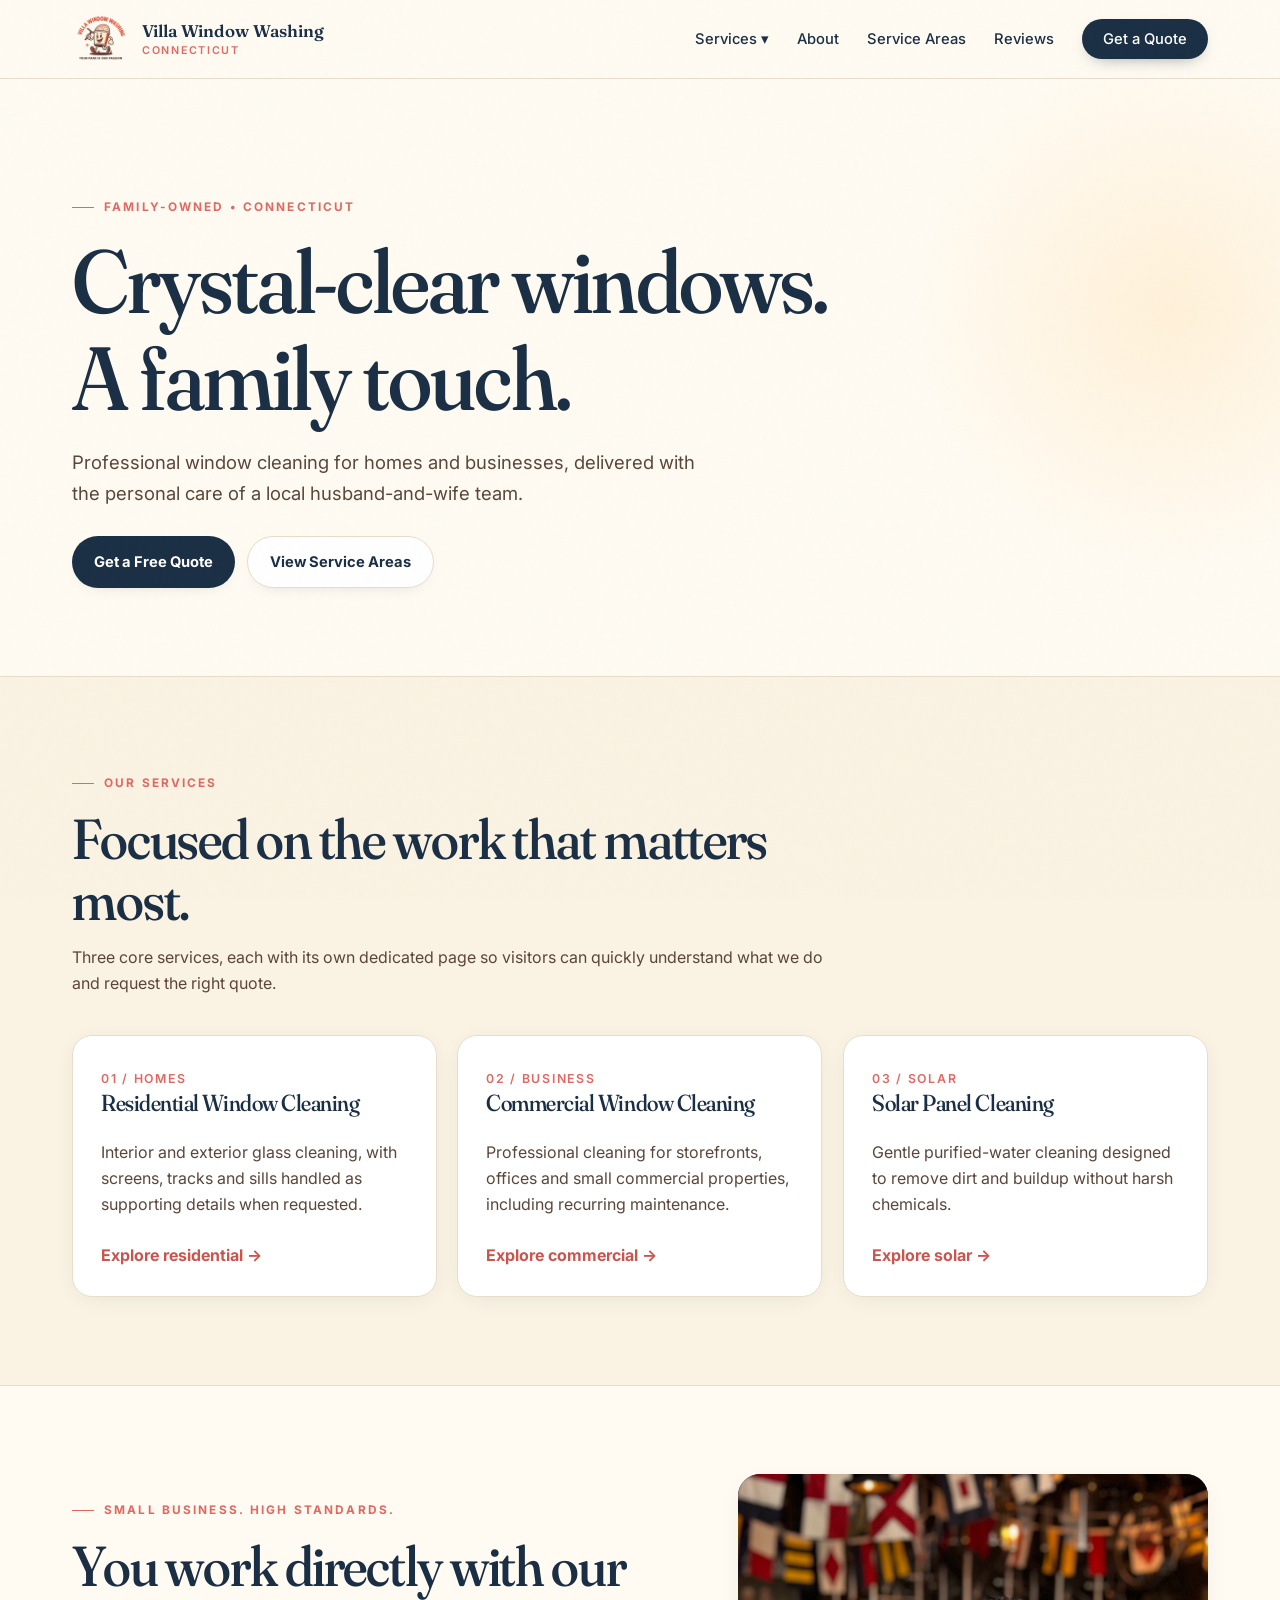
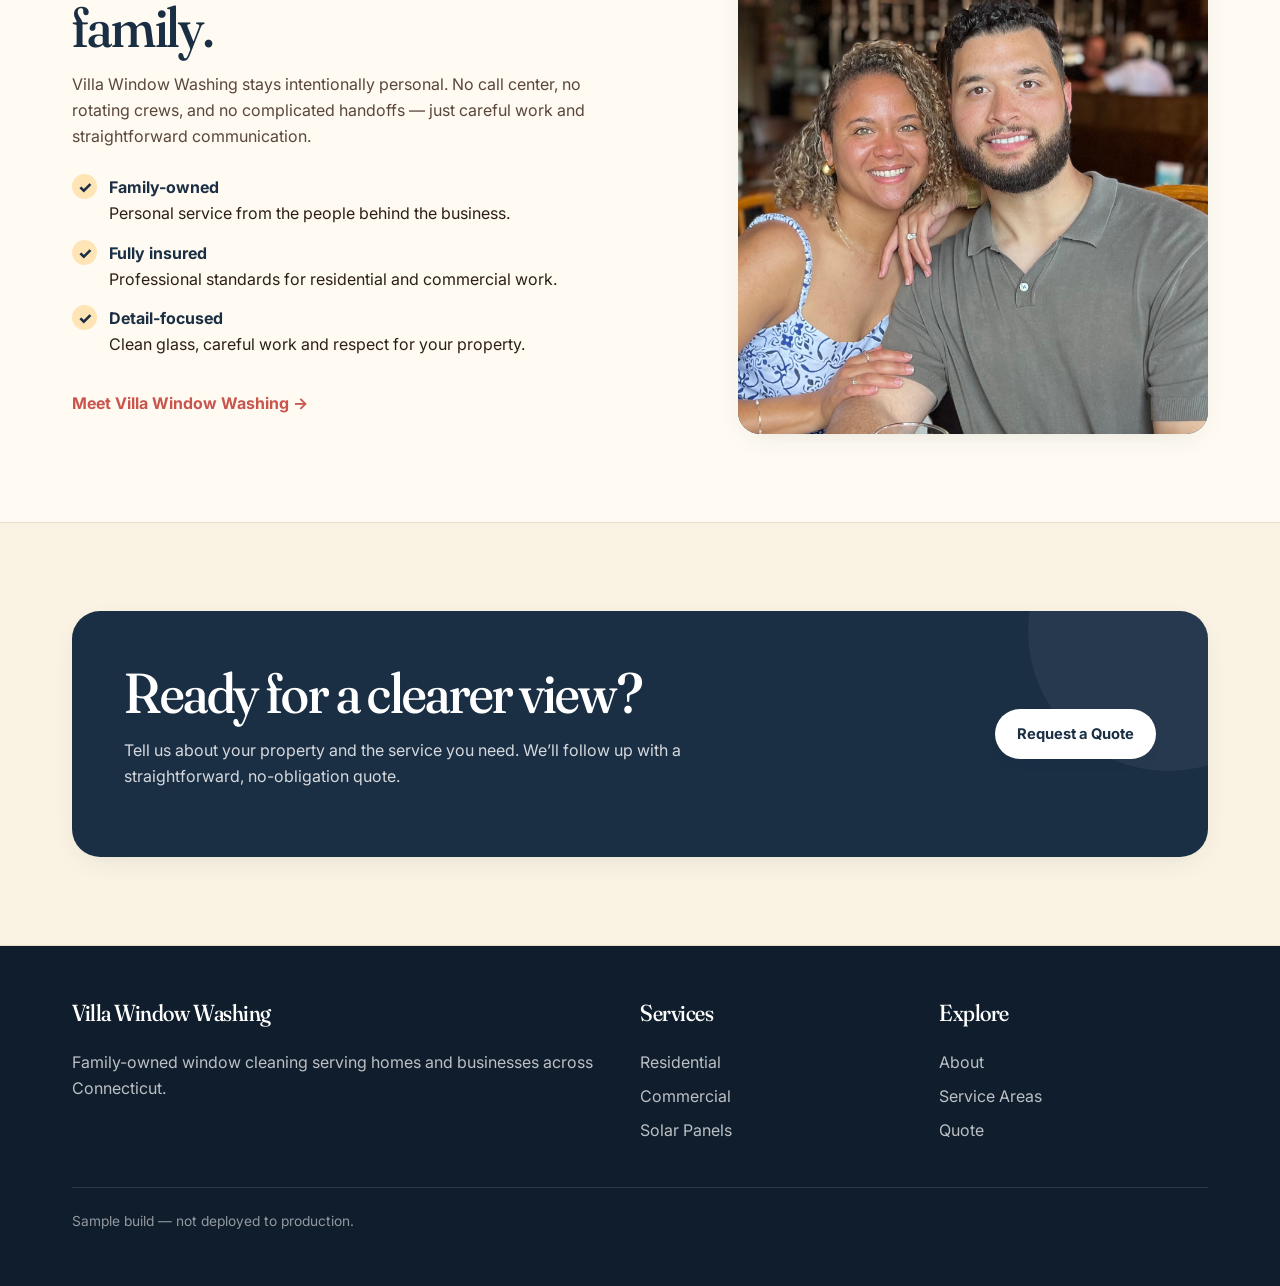
<file: index.html>
<!doctype html><html lang="en"><head><meta charset="utf-8"><meta name="viewport" content="width=device-width,initial-scale=1"><meta name="robots" content="noindex,nofollow"><title>Villa Window Washing — Multi-Page Sample</title><meta name="description" content="Sample multi-page expansion for Villa Window Washing."><link rel="preconnect" href="https://fonts.googleapis.com"><link rel="preconnect" href="https://fonts.gstatic.com" crossorigin><link href="https://fonts.googleapis.com/css2?family=Fraunces:opsz,wght@9..144,300..700&family=Inter:wght@400;500;600;700&display=swap" rel="stylesheet"><link rel="stylesheet" href="css/styles.css"></head><body><header><div class="wrap nav-shell"><a class="brand" href="index.html"><img src="images/brand/bucket3.png" alt="Villa Window Washing logo"><div class="brand-copy">Villa Window Washing<span>Connecticut</span></div></a><nav class="desktop-nav" aria-label="Primary"><div class="dropdown"><button class="dropbtn">Services ▾</button><div class="dropdown-menu"><a href="services/residential-window-cleaning.html">Residential Window Cleaning</a><a href="services/commercial-window-cleaning.html">Commercial Window Cleaning</a><a href="services/solar-panel-cleaning.html">Solar Panel Cleaning</a></div></div><a href="about.html">About</a><a href="service-areas.html">Service Areas</a><a href="reviews.html">Reviews</a><a class="nav-cta" href="quote.html">Get a Quote</a></nav><button class="menu-toggle" aria-expanded="false" aria-label="Open navigation">☰</button></div><div class="mobile-menu"><a href="services/residential-window-cleaning.html">Residential Window Cleaning</a><a class="sub" href="services/commercial-window-cleaning.html">Commercial Window Cleaning</a><a class="sub" href="services/solar-panel-cleaning.html">Solar Panel Cleaning</a><a href="about.html">About</a><a href="service-areas.html">Service Areas</a><a href="reviews.html">Reviews</a><a href="quote.html">Get a Quote</a></div></header><main><section class="hero"><div class="wrap"><span class="eyebrow">Family-owned • Connecticut</span><h1>Crystal-clear windows.<br>A family touch.</h1><p>Professional window cleaning for homes and businesses, delivered with the personal care of a local husband-and-wife team.</p><div class="hero-actions"><a class="btn btn-primary" href="quote.html">Get a Free Quote</a><a class="btn btn-secondary" href="service-areas.html">View Service Areas</a></div></div></section><section class="alt"><div class="wrap"><div class="section-head"><span class="eyebrow">Our services</span><h2>Focused on the work that matters most.</h2><p>Three core services, each with its own dedicated page so visitors can quickly understand what we do and request the right quote.</p></div><div class="grid-3"><article class="card"><span class="card-number">01 / HOMES</span><h3>Residential Window Cleaning</h3><p>Interior and exterior glass cleaning, with screens, tracks and sills handled as supporting details when requested.</p><a class="service-link" href="services/residential-window-cleaning.html">Explore residential →</a></article><article class="card"><span class="card-number">02 / BUSINESS</span><h3>Commercial Window Cleaning</h3><p>Professional cleaning for storefronts, offices and small commercial properties, including recurring maintenance.</p><a class="service-link" href="services/commercial-window-cleaning.html">Explore commercial →</a></article><article class="card"><span class="card-number">03 / SOLAR</span><h3>Solar Panel Cleaning</h3><p>Gentle purified-water cleaning designed to remove dirt and buildup without harsh chemicals.</p><a class="service-link" href="services/solar-panel-cleaning.html">Explore solar →</a></article></div></div></section><section><div class="wrap split"><div><span class="eyebrow">Small business. High standards.</span><h2>You work directly with our family.</h2><p>Villa Window Washing stays intentionally personal. No call center, no rotating crews, and no complicated handoffs — just careful work and straightforward communication.</p><div class="checks"><div class="check"><div><b>Family-owned</b><br><span>Personal service from the people behind the business.</span></div></div><div class="check"><div><b>Fully insured</b><br><span>Professional standards for residential and commercial work.</span></div></div><div class="check"><div><b>Detail-focused</b><br><span>Clean glass, careful work and respect for your property.</span></div></div></div><a class="service-link" href="about.html">Meet Villa Window Washing →</a></div><div class="photo-card family-photo"><img src="images/me/Us.jpeg" alt="Villa Window Washing family team"></div></div></section><section class="alt"><div class="wrap"><div class="cta-band"><div><h2>Ready for a clearer view?</h2><p>Tell us about your property and the service you need. We’ll follow up with a straightforward, no-obligation quote.</p></div><a class="btn" href="quote.html">Request a Quote</a></div></div></section></main><footer><div class="wrap"><div class="footer-grid"><div><h3>Villa Window Washing</h3><p>Family-owned window cleaning serving homes and businesses across Connecticut.</p></div><div><h3>Services</h3><a href="services/residential-window-cleaning.html">Residential</a><a href="services/commercial-window-cleaning.html">Commercial</a><a href="services/solar-panel-cleaning.html">Solar Panels</a></div><div><h3>Explore</h3><a href="about.html">About</a><a href="service-areas.html">Service Areas</a><a href="quote.html">Quote</a></div></div><div class="footer-bottom">Sample build — not deployed to production.</div></div></footer><script src="js/main.js"></script></body></html>
</file>
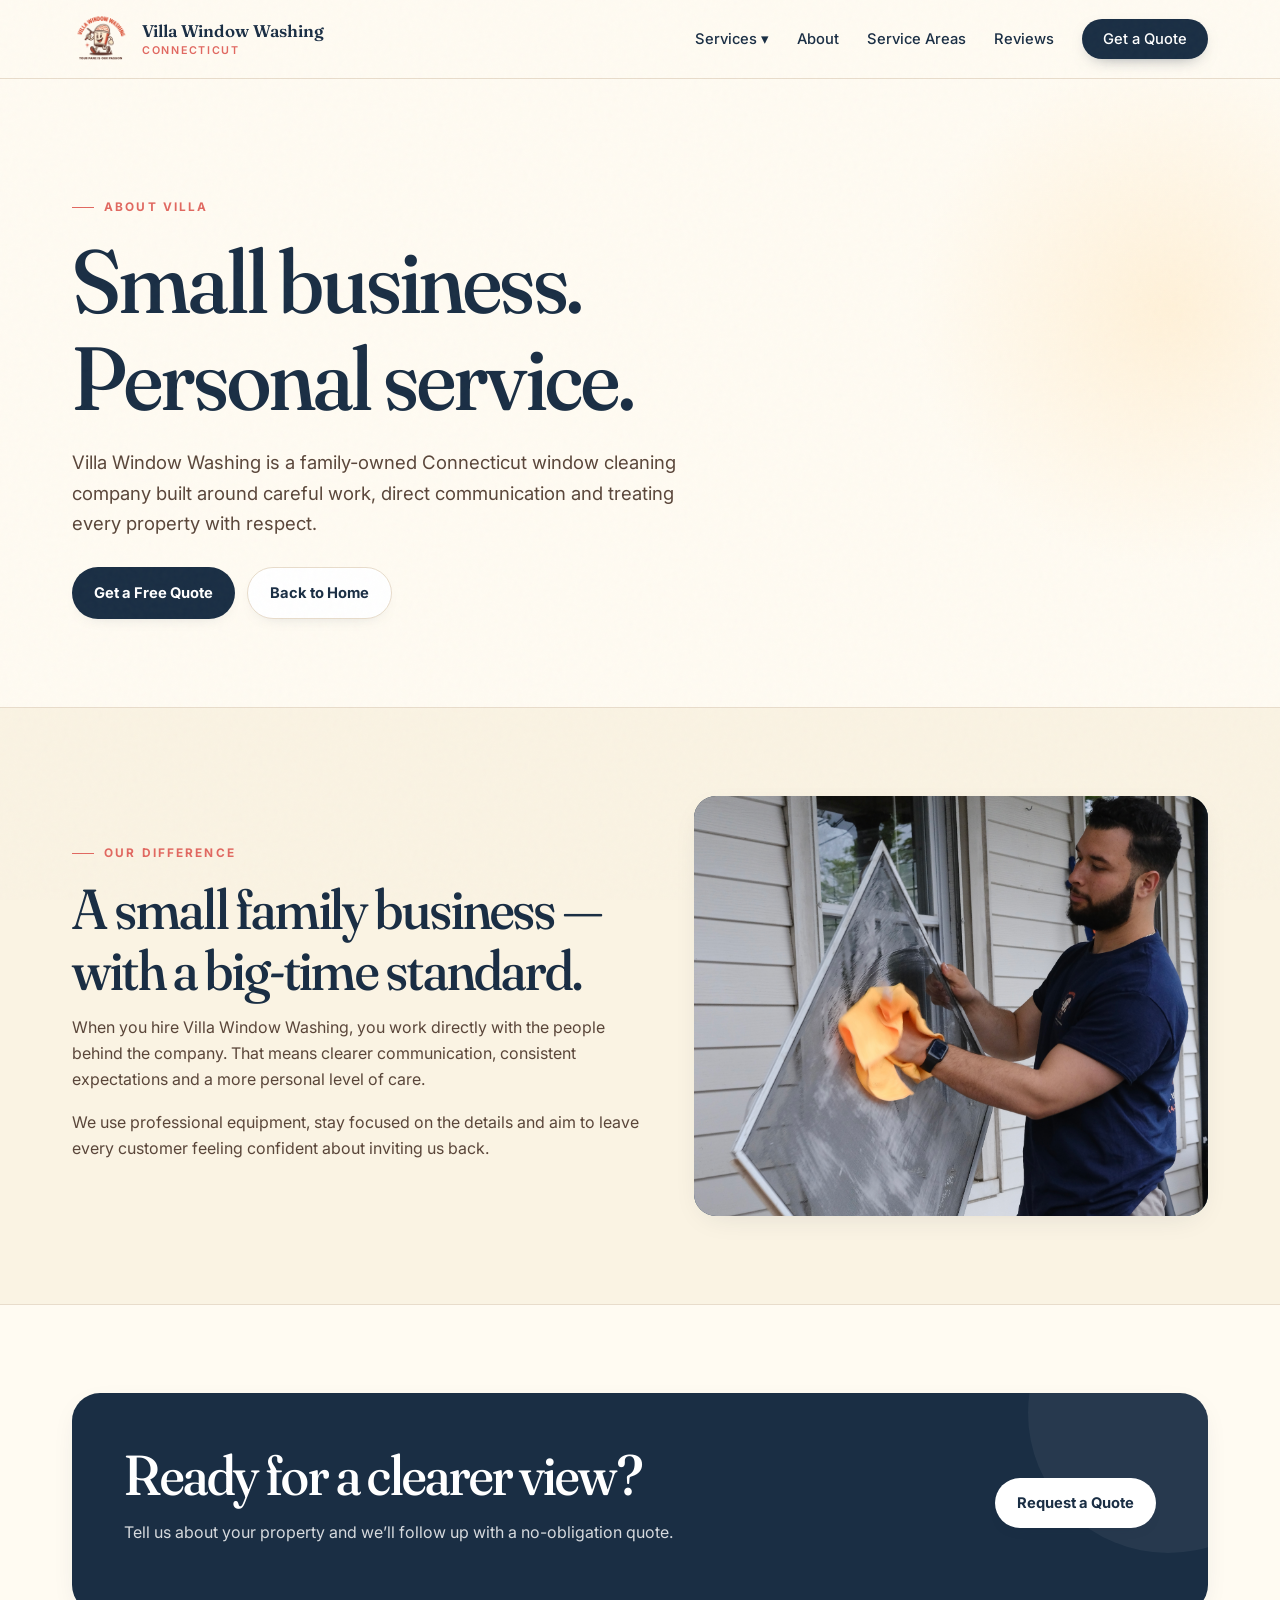
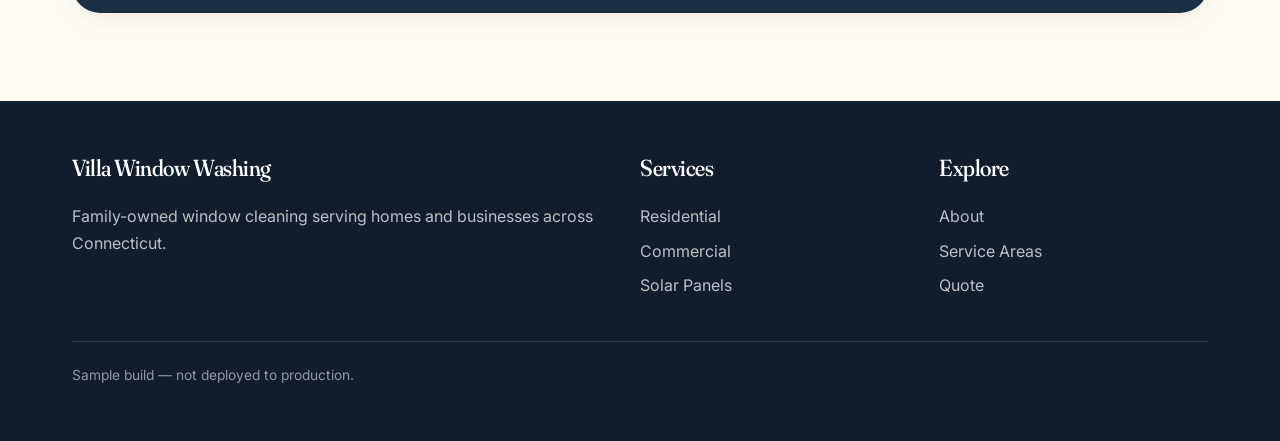
<file: about.html>
<!doctype html><html lang="en"><head><meta charset="utf-8"><meta name="viewport" content="width=device-width,initial-scale=1"><meta name="robots" content="noindex,nofollow"><title>About Villa Window Washing | Family-Owned Connecticut Window Cleaning</title><meta name="description" content="Villa Window Washing is a family-owned Connecticut window cleaning company built around careful work, direct communication and treating every property with respect."><link rel="preconnect" href="https://fonts.googleapis.com"><link rel="preconnect" href="https://fonts.gstatic.com" crossorigin><link href="https://fonts.googleapis.com/css2?family=Fraunces:opsz,wght@9..144,300..700&family=Inter:wght@400;500;600;700&display=swap" rel="stylesheet"><link rel="stylesheet" href="css/styles.css"></head><body><header><div class="wrap nav-shell"><a class="brand" href="index.html"><img src="images/brand/bucket3.png" alt="Villa Window Washing logo"><div class="brand-copy">Villa Window Washing<span>Connecticut</span></div></a><nav class="desktop-nav" aria-label="Primary"><div class="dropdown"><button class="dropbtn">Services ▾</button><div class="dropdown-menu"><a href="services/residential-window-cleaning.html">Residential Window Cleaning</a><a href="services/commercial-window-cleaning.html">Commercial Window Cleaning</a><a href="services/solar-panel-cleaning.html">Solar Panel Cleaning</a></div></div><a href="about.html">About</a><a href="service-areas.html">Service Areas</a><a href="reviews.html">Reviews</a><a class="nav-cta" href="quote.html">Get a Quote</a></nav><button class="menu-toggle" aria-expanded="false" aria-label="Open navigation">☰</button></div><div class="mobile-menu"><a href="services/residential-window-cleaning.html">Residential Window Cleaning</a><a class="sub" href="services/commercial-window-cleaning.html">Commercial Window Cleaning</a><a class="sub" href="services/solar-panel-cleaning.html">Solar Panel Cleaning</a><a href="about.html">About</a><a href="service-areas.html">Service Areas</a><a href="reviews.html">Reviews</a><a href="quote.html">Get a Quote</a></div></header><main><section class="hero"><div class="wrap"><span class="eyebrow">About Villa</span><h1>Small business.<br>Personal service.</h1><p>Villa Window Washing is a family-owned Connecticut window cleaning company built around careful work, direct communication and treating every property with respect.</p><div class="hero-actions"><a class="btn btn-primary" href="quote.html">Get a Free Quote</a><a class="btn btn-secondary" href="index.html">Back to Home</a></div></div></section><section class="alt"><div class="wrap split"><div><span class="eyebrow">Our difference</span><h2>A small family business — with a big-time standard.</h2><p>When you hire Villa Window Washing, you work directly with the people behind the company. That means clearer communication, consistent expectations and a more personal level of care.</p><p>We use professional equipment, stay focused on the details and aim to leave every customer feeling confident about inviting us back.</p></div><div class="photo-card"><img src="images/me/Me.jpg" alt="Miguel of Villa Window Washing"></div></div></section><section><div class="wrap"><div class="cta-band"><div><h2>Ready for a clearer view?</h2><p>Tell us about your property and we’ll follow up with a no-obligation quote.</p></div><a class="btn" href="quote.html">Request a Quote</a></div></div></section></main><footer><div class="wrap"><div class="footer-grid"><div><h3>Villa Window Washing</h3><p>Family-owned window cleaning serving homes and businesses across Connecticut.</p></div><div><h3>Services</h3><a href="services/residential-window-cleaning.html">Residential</a><a href="services/commercial-window-cleaning.html">Commercial</a><a href="services/solar-panel-cleaning.html">Solar Panels</a></div><div><h3>Explore</h3><a href="about.html">About</a><a href="service-areas.html">Service Areas</a><a href="quote.html">Quote</a></div></div><div class="footer-bottom">Sample build — not deployed to production.</div></div></footer><script src="js/main.js"></script></body></html>
</file>
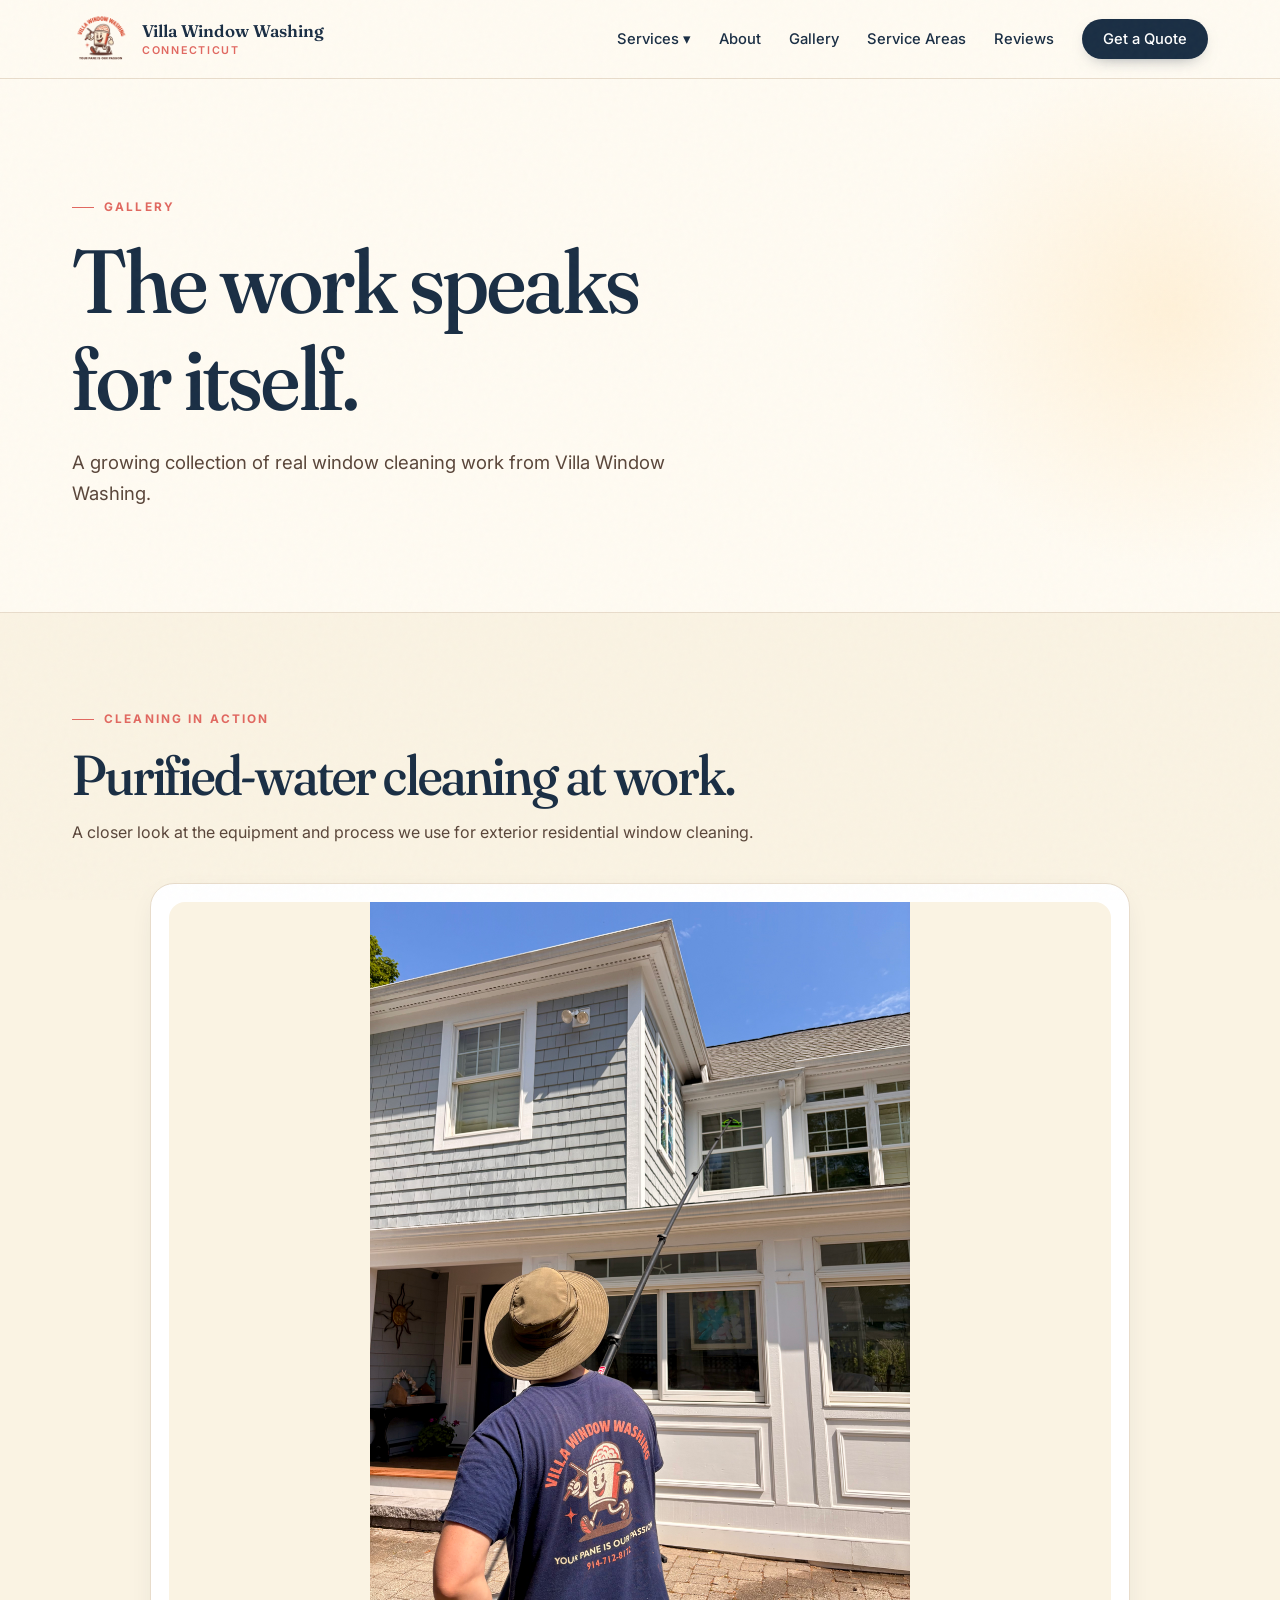
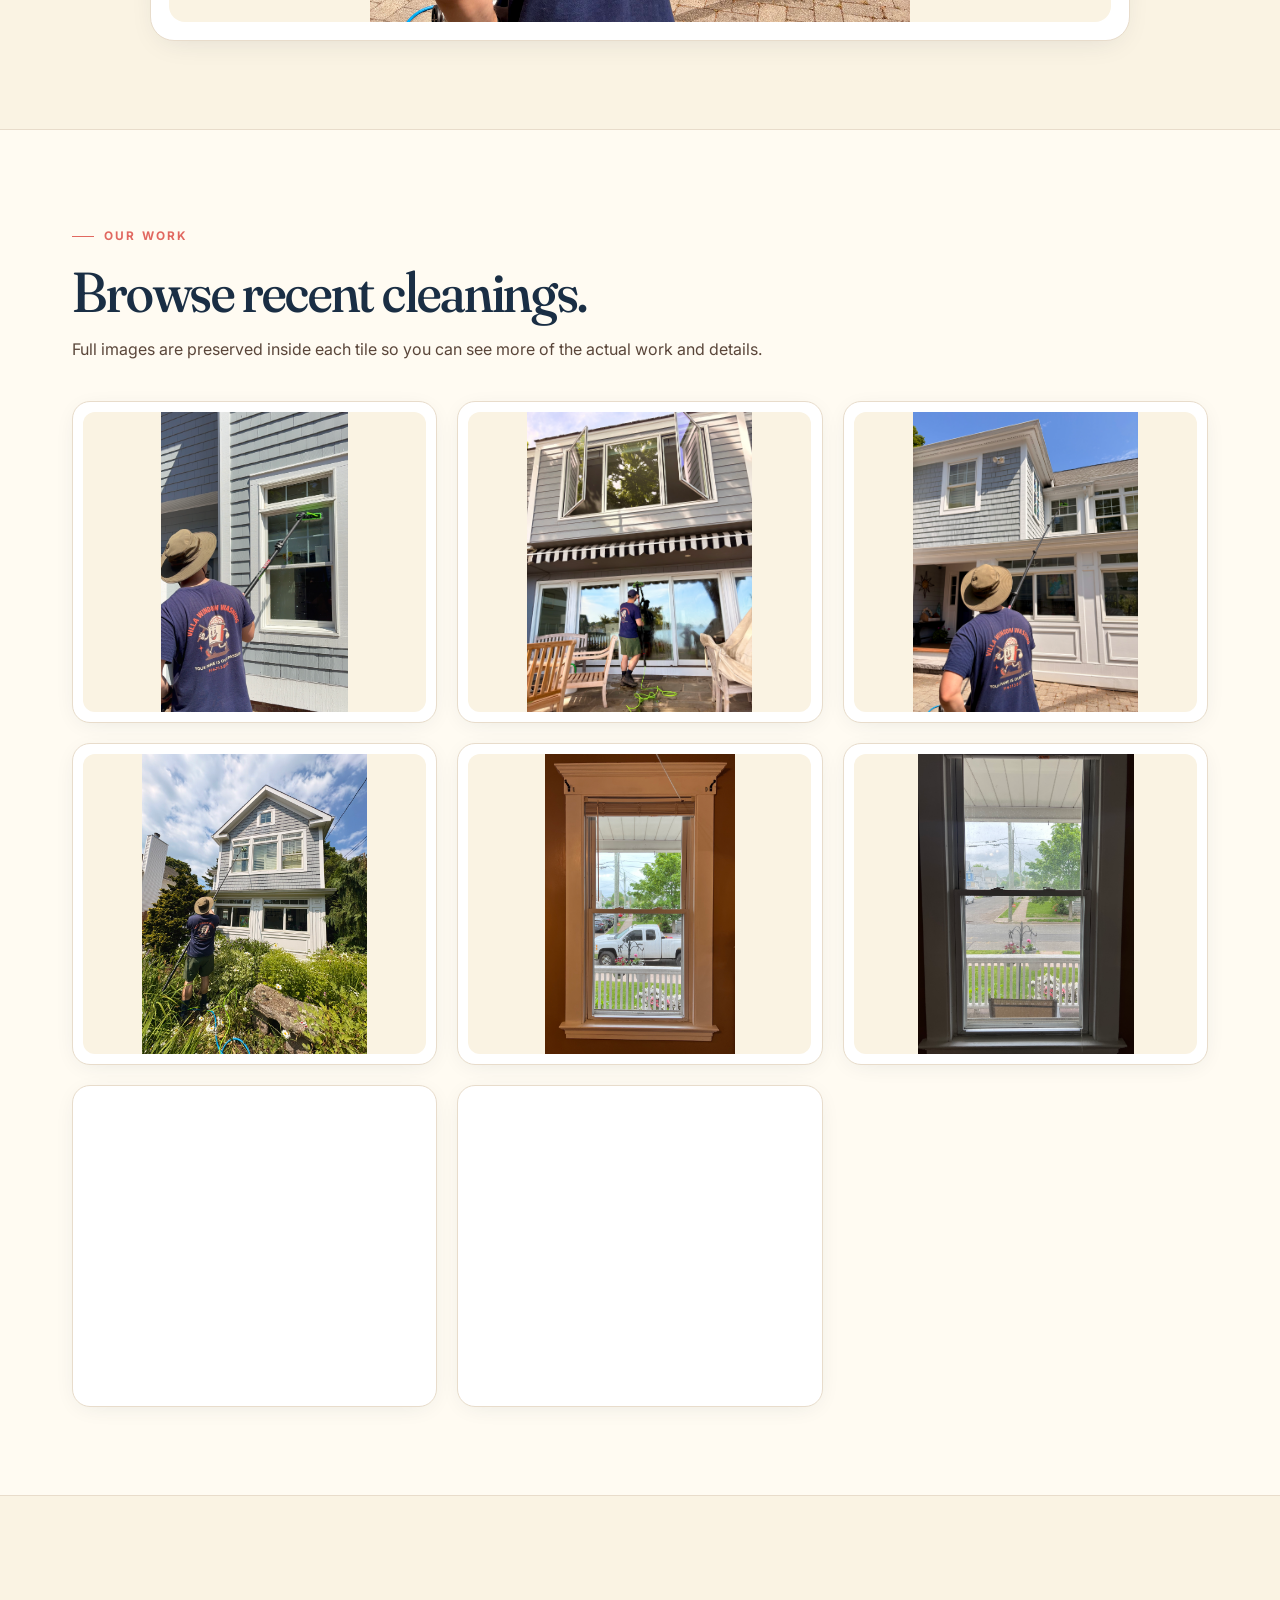
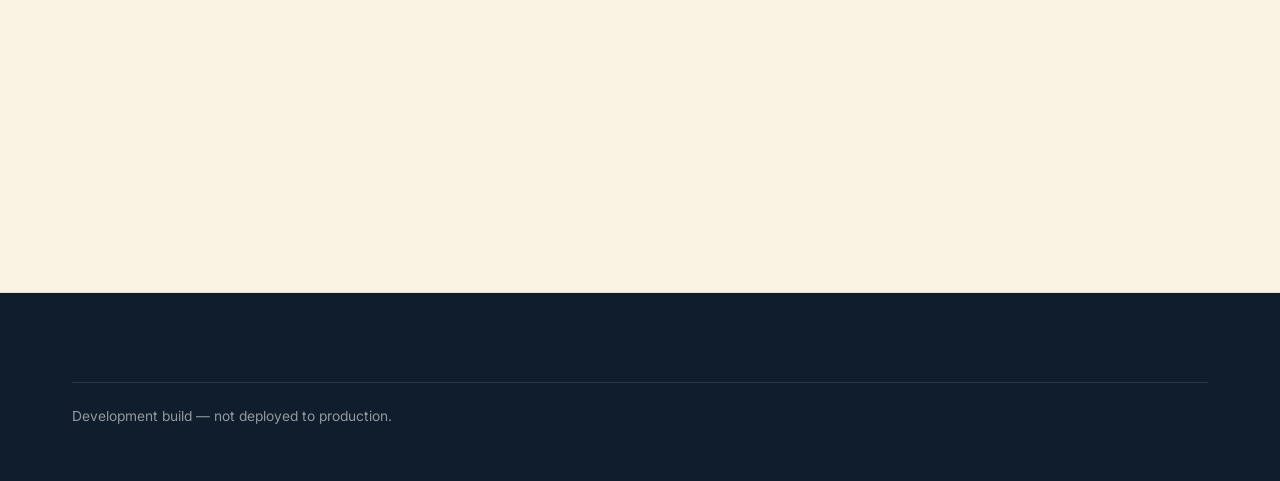
<file: gallery.html>
<!doctype html><html lang="en"><head><meta charset="utf-8"><meta name="viewport" content="width=device-width,initial-scale=1"><meta name="robots" content="noindex,nofollow"><title>Window Cleaning Gallery | Villa Window Washing</title><meta name="description" content="A closer look at the window cleaning work and results behind Villa Window Washing."><link rel="preconnect" href="https://fonts.googleapis.com"><link rel="preconnect" href="https://fonts.gstatic.com" crossorigin><link href="https://fonts.googleapis.com/css2?family=Fraunces:opsz,wght@9..144,300..700&family=Inter:wght@400;500;600;700&display=swap" rel="stylesheet"><link rel="stylesheet" href="css/styles.css"><link rel="stylesheet" href="css/gallery.css"></head><body><header><div class="wrap nav-shell"><a class="brand" href="index.html"><img src="images/brand/bucket3.png" alt="Villa Window Washing logo"><div class="brand-copy">Villa Window Washing<span>Connecticut</span></div></a><nav class="desktop-nav"><div class="dropdown"><button class="dropbtn">Services ▾</button><div class="dropdown-menu"><a href="services/residential-window-cleaning.html">Residential Window Cleaning</a><a href="services/commercial-window-cleaning.html">Commercial Window Cleaning</a><a href="services/solar-panel-cleaning.html">Solar Panel Cleaning</a></div></div><a href="about.html">About</a><a href="gallery.html">Gallery</a><a href="service-areas.html">Service Areas</a><a href="reviews.html">Reviews</a><a class="nav-cta" href="quote.html">Get a Quote</a></nav><button class="menu-toggle" aria-expanded="false">☰</button></div><div class="mobile-menu"><a href="services/residential-window-cleaning.html">Residential Window Cleaning</a><a href="services/commercial-window-cleaning.html">Commercial Window Cleaning</a><a href="services/solar-panel-cleaning.html">Solar Panel Cleaning</a><a href="about.html">About</a><a href="gallery.html">Gallery</a><a href="service-areas.html">Service Areas</a><a href="reviews.html">Reviews</a><a href="quote.html">Get a Quote</a></div></header><main><section class="hero"><div class="wrap"><span class="eyebrow">Gallery</span><h1>The work speaks<br>for itself.</h1><p>A growing collection of real window cleaning work from Villa Window Washing.</p></div></section><section class="alt"><div class="wrap"><div class="section-head"><span class="eyebrow">Cleaning in action</span><h2>Purified-water cleaning at work.</h2><p>A closer look at the equipment and process we use for exterior residential window cleaning.</p></div><div class="gallery-action-feature"><img src="images/cleaning/Waterfed_Cleaning3.jpeg" alt="Villa Window Washing water-fed window cleaning in action"></div></div></section><section><div class="wrap"><div class="section-head"><span class="eyebrow">Our work</span><h2>Browse recent cleanings.</h2><p>Full images are preserved inside each tile so you can see more of the actual work and details.</p></div><div class="gallery-grid gallery-tiles"><figure class="gallery-tile"><img src="images/cleaning/Waterfed_Cleaning.jpeg" alt="Villa Window Washing water-fed window cleaning"></figure><figure class="gallery-tile"><img src="images/cleaning/Waterfed_Cleaning2.jpeg" alt="Residential exterior window cleaning with water-fed pole"></figure><figure class="gallery-tile"><img src="images/cleaning/Waterfed_Cleaning3.jpeg" alt="Water-fed residential window cleaning in progress"></figure><figure class="gallery-tile"><img src="images/cleaning/Waterfed_Exterior.jpeg" alt="Exterior residential window cleaning"></figure><figure class="gallery-tile"><img src="images/cleaning/after.jpg" alt="Window after cleaning"></figure><figure class="gallery-tile"><img src="images/cleaning/before.jpg" alt="Window before cleaning"></figure><figure class="gallery-tile"><img src="images/cleaning/Hose.jpg" alt="Purified water window cleaning equipment"></figure><figure class="gallery-tile"><img src="images/cleaning/Screen.jpg" alt="Window screen cleaning detail"></figure></div></div></section><section class="alt"><div class="wrap"><div class="cta-band"><div><h2>Have a property we can help with?</h2><p>Request a straightforward, no-obligation quote.</p></div><a class="btn" href="quote.html">Request a Quote</a></div></div></section></main><footer><div class="wrap"><div class="footer-bottom">Development build — not deployed to production.</div></div></footer><script src="js/main.js"></script></body></html>
</file>
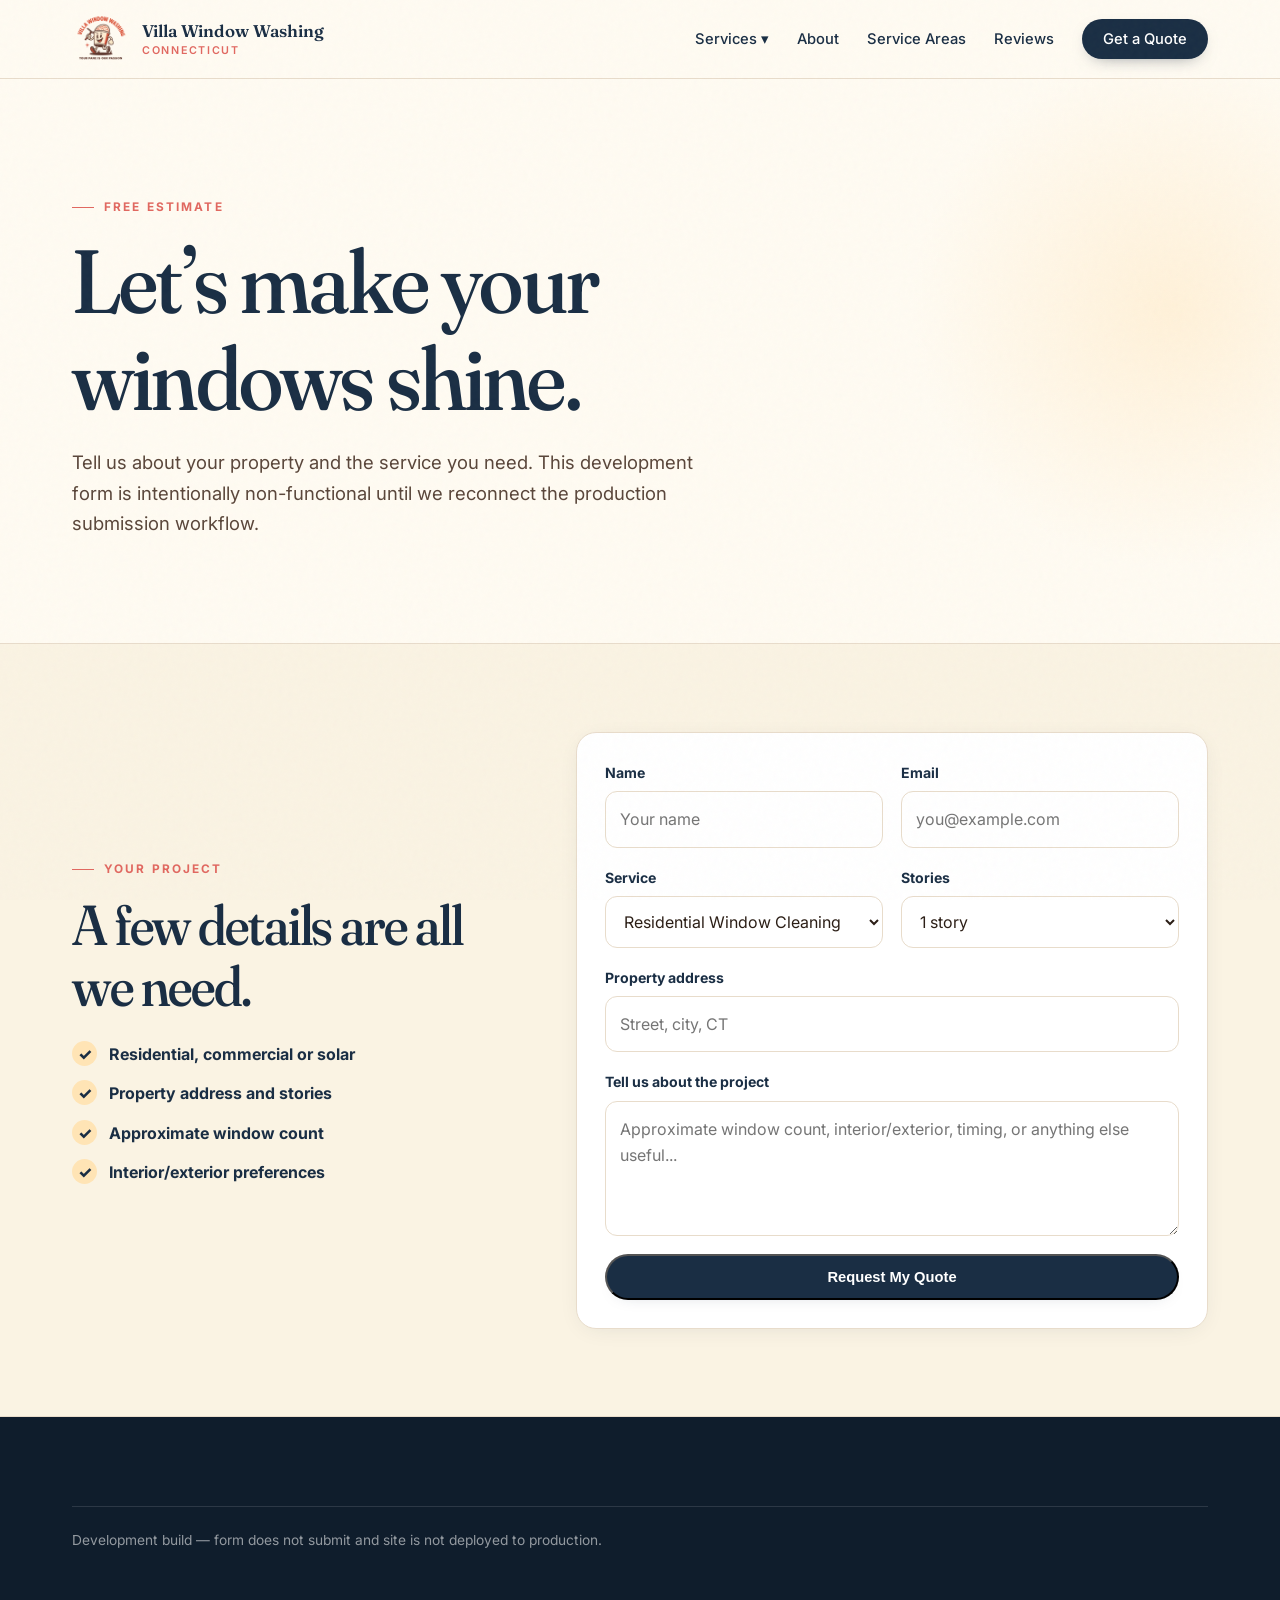
<file: quote.html>
<!doctype html><html lang="en"><head><meta charset="utf-8"><meta name="viewport" content="width=device-width,initial-scale=1"><meta name="robots" content="noindex,nofollow"><title>Request a Window Cleaning Quote | Villa Window Washing</title><meta name="description" content="Request a free window cleaning quote from Villa Window Washing."><link rel="preconnect" href="https://fonts.googleapis.com"><link rel="preconnect" href="https://fonts.gstatic.com" crossorigin><link href="https://fonts.googleapis.com/css2?family=Fraunces:opsz,wght@9..144,300..700&family=Inter:wght@400;500;600;700&display=swap" rel="stylesheet"><link rel="stylesheet" href="css/styles.css"></head><body><header><div class="wrap nav-shell"><a class="brand" href="index.html"><img src="images/brand/bucket3.png" alt="Villa Window Washing logo"><div class="brand-copy">Villa Window Washing<span>Connecticut</span></div></a><nav class="desktop-nav"><div class="dropdown"><button class="dropbtn">Services ▾</button><div class="dropdown-menu"><a href="services/residential-window-cleaning.html">Residential Window Cleaning</a><a href="services/commercial-window-cleaning.html">Commercial Window Cleaning</a><a href="services/solar-panel-cleaning.html">Solar Panel Cleaning</a></div></div><a href="about.html">About</a><a href="service-areas.html">Service Areas</a><a href="reviews.html">Reviews</a><a class="nav-cta" href="quote.html">Get a Quote</a></nav><button class="menu-toggle" aria-expanded="false">☰</button></div><div class="mobile-menu"><a href="services/residential-window-cleaning.html">Residential Window Cleaning</a><a href="services/commercial-window-cleaning.html">Commercial Window Cleaning</a><a href="services/solar-panel-cleaning.html">Solar Panel Cleaning</a><a href="about.html">About</a><a href="service-areas.html">Service Areas</a><a href="reviews.html">Reviews</a><a href="quote.html">Get a Quote</a></div></header><main><section class="hero"><div class="wrap"><span class="eyebrow">Free Estimate</span><h1>Let’s make your<br>windows shine.</h1><p>Tell us about your property and the service you need. This development form is intentionally non-functional until we reconnect the production submission workflow.</p></div></section><section class="alt"><div class="wrap split"><div><span class="eyebrow">Your project</span><h2>A few details are all we need.</h2><div class="checks"><div class="check"><div><b>Residential, commercial or solar</b></div></div><div class="check"><div><b>Property address and stories</b></div></div><div class="check"><div><b>Approximate window count</b></div></div><div class="check"><div><b>Interior/exterior preferences</b></div></div></div></div><form class="card quote-form" onsubmit="event.preventDefault();alert('Development sample only — no submission sent.');"><div class="field"><label>Name</label><input required placeholder="Your name"></div><div class="field"><label>Email</label><input type="email" required placeholder="you@example.com"></div><div class="field"><label>Service</label><select><option>Residential Window Cleaning</option><option>Commercial Window Cleaning</option><option>Solar Panel Cleaning</option></select></div><div class="field"><label>Stories</label><select><option>1 story</option><option>2 stories</option><option>3+ stories</option></select></div><div class="field full"><label>Property address</label><input placeholder="Street, city, CT"></div><div class="field full"><label>Tell us about the project</label><textarea placeholder="Approximate window count, interior/exterior, timing, or anything else useful..."></textarea></div><div class="field full"><button class="btn btn-primary" type="submit">Request My Quote</button></div></form></div></section></main><footer><div class="wrap"><div class="footer-bottom">Development build — form does not submit and site is not deployed to production.</div></div></footer><script src="js/main.js"></script></body></html>
</file>
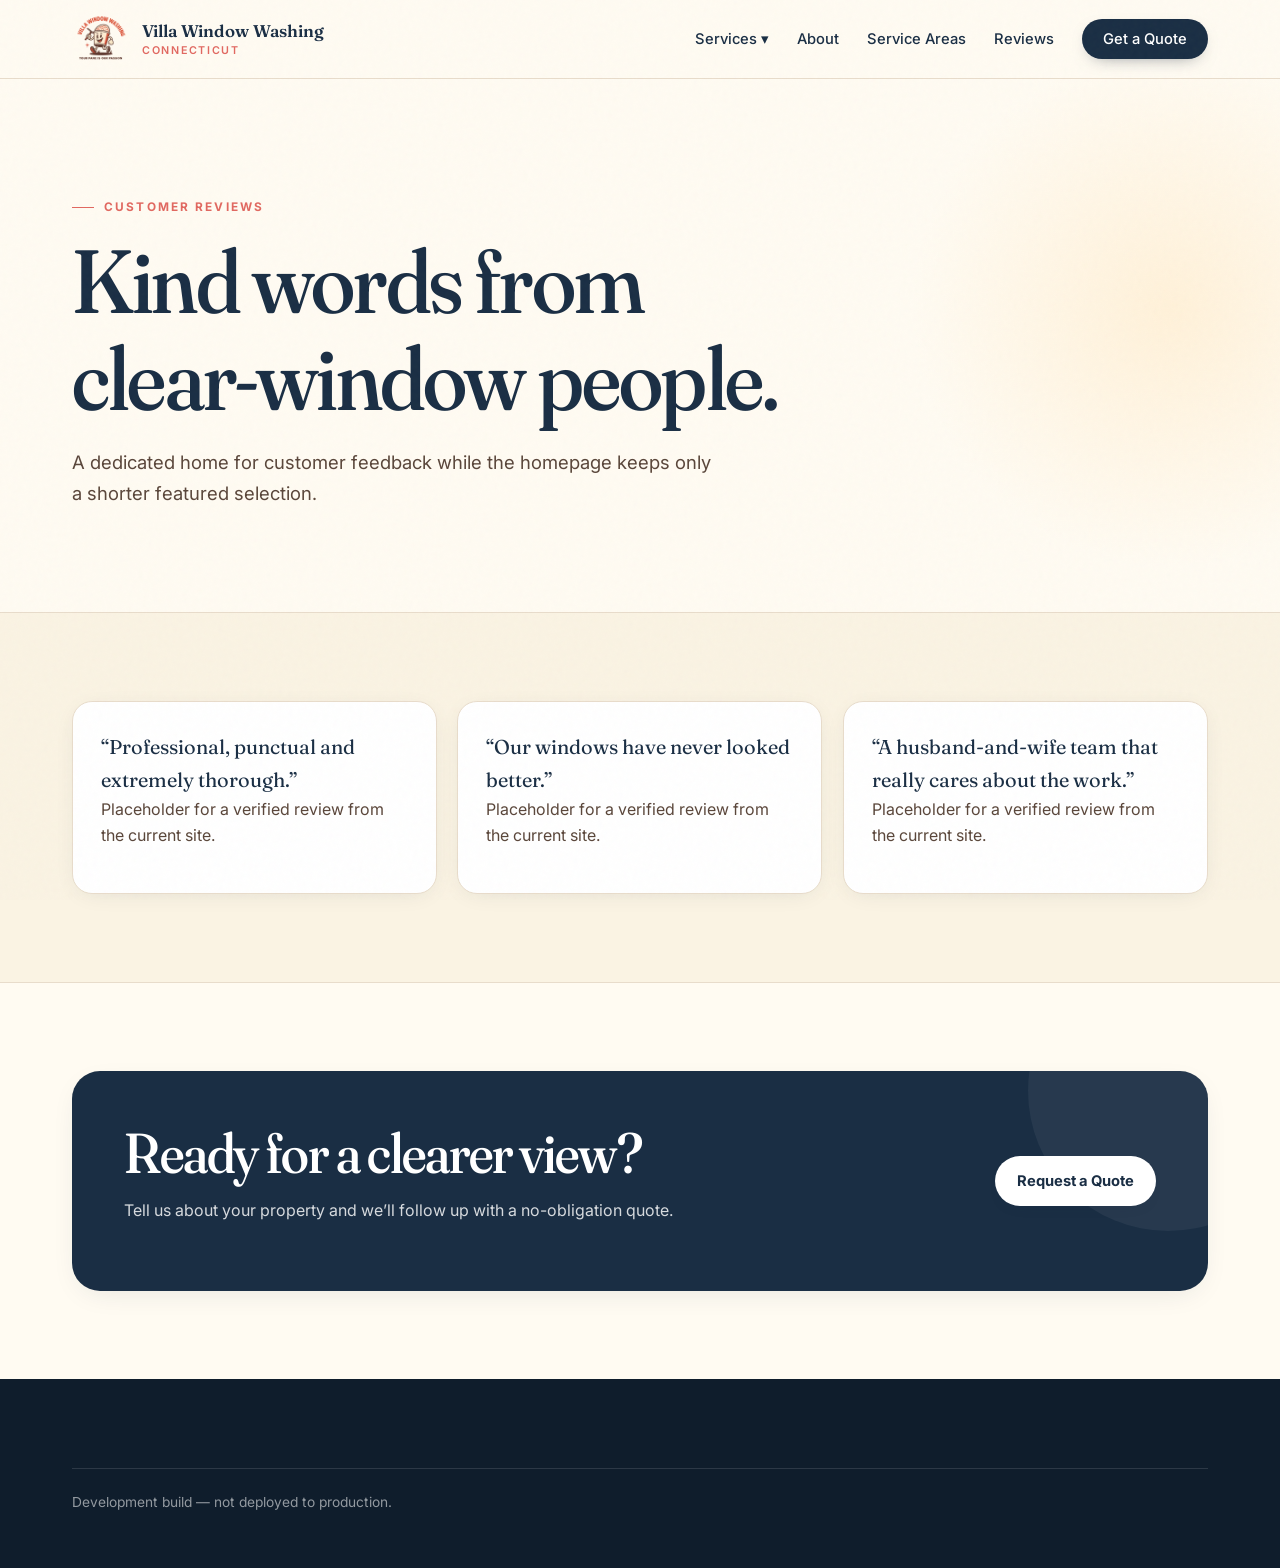
<file: reviews.html>
<!doctype html><html lang="en"><head><meta charset="utf-8"><meta name="viewport" content="width=device-width,initial-scale=1"><meta name="robots" content="noindex,nofollow"><title>Customer Reviews | Villa Window Washing</title><meta name="description" content="Customer feedback for Villa Window Washing."><link rel="preconnect" href="https://fonts.googleapis.com"><link rel="preconnect" href="https://fonts.gstatic.com" crossorigin><link href="https://fonts.googleapis.com/css2?family=Fraunces:opsz,wght@9..144,300..700&family=Inter:wght@400;500;600;700&display=swap" rel="stylesheet"><link rel="stylesheet" href="css/styles.css"></head><body><header><div class="wrap nav-shell"><a class="brand" href="index.html"><img src="images/brand/bucket3.png" alt="Villa Window Washing logo"><div class="brand-copy">Villa Window Washing<span>Connecticut</span></div></a><nav class="desktop-nav"><div class="dropdown"><button class="dropbtn">Services ▾</button><div class="dropdown-menu"><a href="services/residential-window-cleaning.html">Residential Window Cleaning</a><a href="services/commercial-window-cleaning.html">Commercial Window Cleaning</a><a href="services/solar-panel-cleaning.html">Solar Panel Cleaning</a></div></div><a href="about.html">About</a><a href="service-areas.html">Service Areas</a><a href="reviews.html">Reviews</a><a class="nav-cta" href="quote.html">Get a Quote</a></nav><button class="menu-toggle" aria-expanded="false">☰</button></div><div class="mobile-menu"><a href="services/residential-window-cleaning.html">Residential Window Cleaning</a><a href="services/commercial-window-cleaning.html">Commercial Window Cleaning</a><a href="services/solar-panel-cleaning.html">Solar Panel Cleaning</a><a href="about.html">About</a><a href="service-areas.html">Service Areas</a><a href="reviews.html">Reviews</a><a href="quote.html">Get a Quote</a></div></header><main><section class="hero"><div class="wrap"><span class="eyebrow">Customer Reviews</span><h1>Kind words from<br>clear-window people.</h1><p>A dedicated home for customer feedback while the homepage keeps only a shorter featured selection.</p></div></section><section class="alt"><div class="wrap"><div class="grid-3"><article class="card"><div class="review">“Professional, punctual and extremely thorough.”</div><p>Placeholder for a verified review from the current site.</p></article><article class="card"><div class="review">“Our windows have never looked better.”</div><p>Placeholder for a verified review from the current site.</p></article><article class="card"><div class="review">“A husband-and-wife team that really cares about the work.”</div><p>Placeholder for a verified review from the current site.</p></article></div></div></section><section><div class="wrap"><div class="cta-band"><div><h2>Ready for a clearer view?</h2><p>Tell us about your property and we’ll follow up with a no-obligation quote.</p></div><a class="btn" href="quote.html">Request a Quote</a></div></div></section></main><footer><div class="wrap"><div class="footer-bottom">Development build — not deployed to production.</div></div></footer><script src="js/main.js"></script></body></html>
</file>
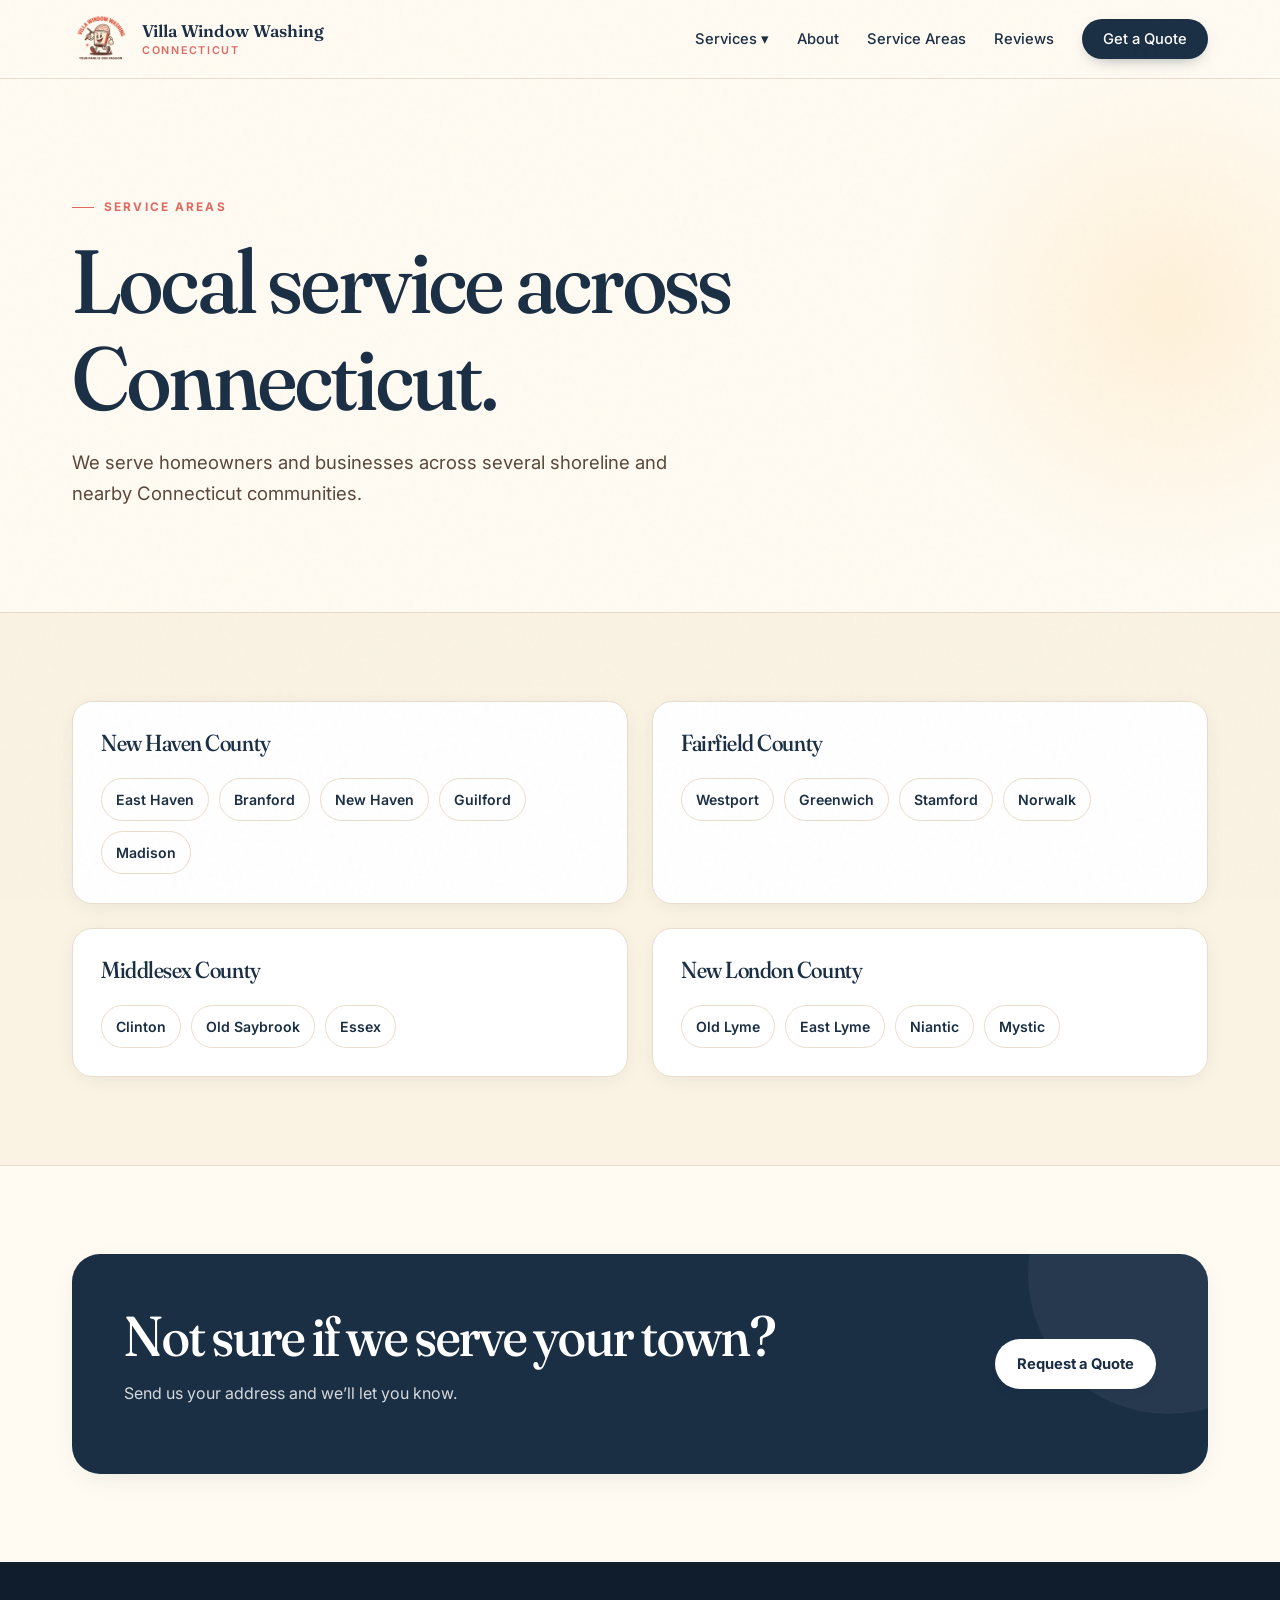
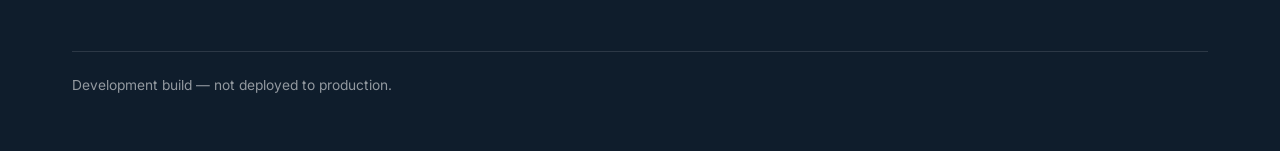
<file: service-areas.html>
<!doctype html><html lang="en"><head><meta charset="utf-8"><meta name="viewport" content="width=device-width,initial-scale=1"><meta name="robots" content="noindex,nofollow"><title>Window Cleaning Service Areas in Connecticut | Villa Window Washing</title><meta name="description" content="Villa Window Washing serves homes and businesses across New Haven, Fairfield, Middlesex and New London counties."><link rel="preconnect" href="https://fonts.googleapis.com"><link rel="preconnect" href="https://fonts.gstatic.com" crossorigin><link href="https://fonts.googleapis.com/css2?family=Fraunces:opsz,wght@9..144,300..700&family=Inter:wght@400;500;600;700&display=swap" rel="stylesheet"><link rel="stylesheet" href="css/styles.css"></head><body><header><div class="wrap nav-shell"><a class="brand" href="index.html"><img src="images/brand/bucket3.png" alt="Villa Window Washing logo"><div class="brand-copy">Villa Window Washing<span>Connecticut</span></div></a><nav class="desktop-nav"><div class="dropdown"><button class="dropbtn">Services ▾</button><div class="dropdown-menu"><a href="services/residential-window-cleaning.html">Residential Window Cleaning</a><a href="services/commercial-window-cleaning.html">Commercial Window Cleaning</a><a href="services/solar-panel-cleaning.html">Solar Panel Cleaning</a></div></div><a href="about.html">About</a><a href="service-areas.html">Service Areas</a><a href="reviews.html">Reviews</a><a class="nav-cta" href="quote.html">Get a Quote</a></nav><button class="menu-toggle" aria-expanded="false">☰</button></div><div class="mobile-menu"><a href="services/residential-window-cleaning.html">Residential Window Cleaning</a><a href="services/commercial-window-cleaning.html">Commercial Window Cleaning</a><a href="services/solar-panel-cleaning.html">Solar Panel Cleaning</a><a href="about.html">About</a><a href="service-areas.html">Service Areas</a><a href="reviews.html">Reviews</a><a href="quote.html">Get a Quote</a></div></header><main><section class="hero"><div class="wrap"><span class="eyebrow">Service Areas</span><h1>Local service across<br>Connecticut.</h1><p>We serve homeowners and businesses across several shoreline and nearby Connecticut communities.</p></div></section><section class="alt"><div class="wrap"><div class="grid-2"><article class="card"><h3>New Haven County</h3><div class="cities"><span class="pill">East Haven</span><span class="pill">Branford</span><span class="pill">New Haven</span><span class="pill">Guilford</span><span class="pill">Madison</span></div></article><article class="card"><h3>Fairfield County</h3><div class="cities"><span class="pill">Westport</span><span class="pill">Greenwich</span><span class="pill">Stamford</span><span class="pill">Norwalk</span></div></article><article class="card"><h3>Middlesex County</h3><div class="cities"><span class="pill">Clinton</span><span class="pill">Old Saybrook</span><span class="pill">Essex</span></div></article><article class="card"><h3>New London County</h3><div class="cities"><span class="pill">Old Lyme</span><span class="pill">East Lyme</span><span class="pill">Niantic</span><span class="pill">Mystic</span></div></article></div></div></section><section><div class="wrap"><div class="cta-band"><div><h2>Not sure if we serve your town?</h2><p>Send us your address and we’ll let you know.</p></div><a class="btn" href="quote.html">Request a Quote</a></div></div></section></main><footer><div class="wrap"><div class="footer-bottom">Development build — not deployed to production.</div></div></footer><script src="js/main.js"></script></body></html>
</file>
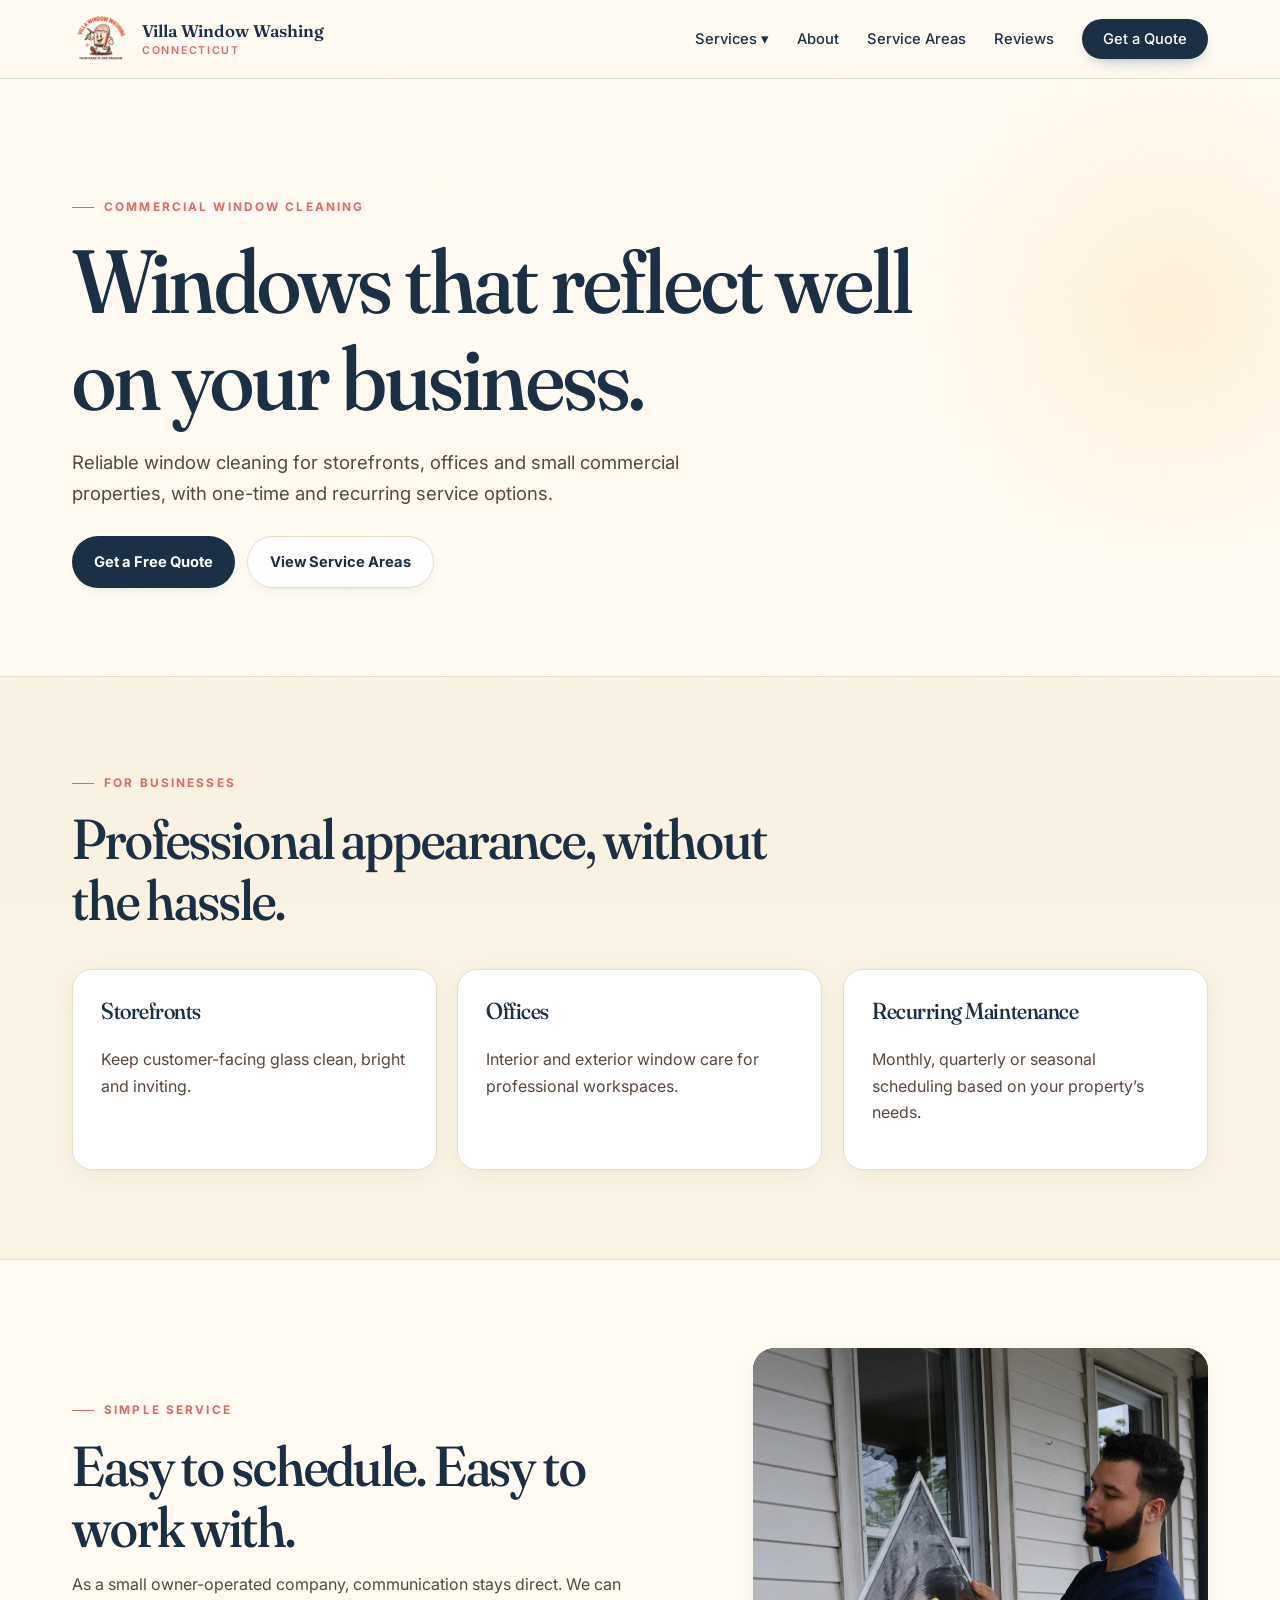
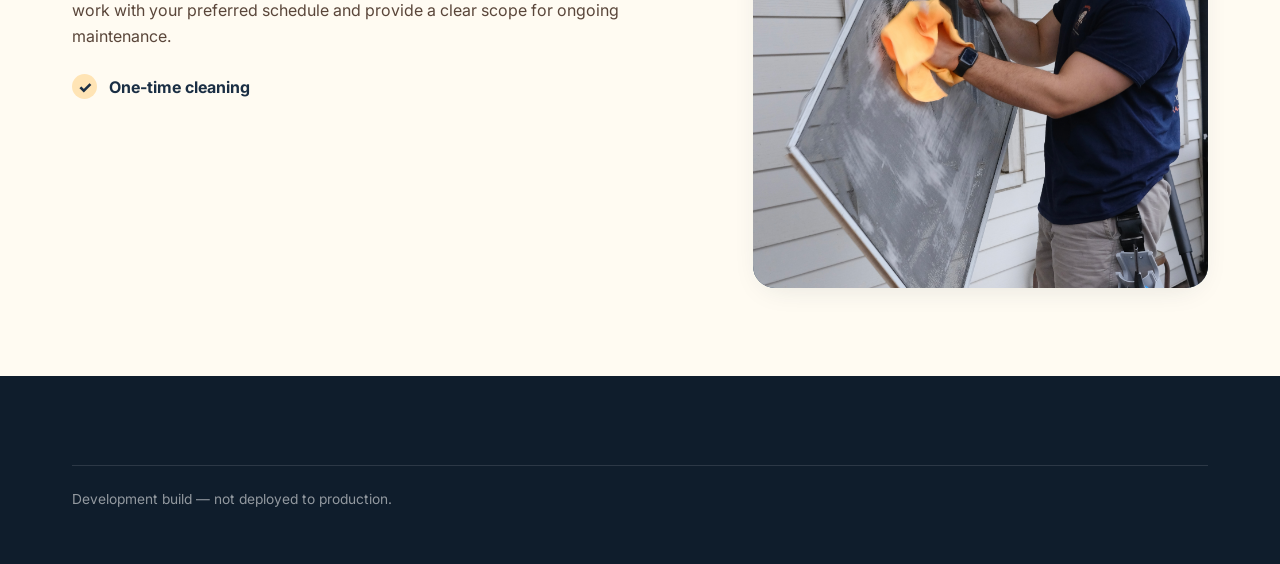
<file: services/commercial-window-cleaning.html>
<!doctype html><html lang="en"><head><meta charset="utf-8"><meta name="viewport" content="width=device-width,initial-scale=1"><meta name="robots" content="noindex,nofollow"><title>Commercial Window Cleaning in Connecticut | Villa Window Washing</title><meta name="description" content="Reliable window cleaning for storefronts, offices and small commercial properties, with one-time and recurring service options."><link rel="preconnect" href="https://fonts.googleapis.com"><link rel="preconnect" href="https://fonts.gstatic.com" crossorigin><link href="https://fonts.googleapis.com/css2?family=Fraunces:opsz,wght@9..144,300..700&family=Inter:wght@400;500;600;700&display=swap" rel="stylesheet"><link rel="stylesheet" href="../css/styles.css"></head><body><header><div class="wrap nav-shell"><a class="brand" href="../index.html"><img src="../images/brand/bucket3.png" alt="Villa Window Washing logo"><div class="brand-copy">Villa Window Washing<span>Connecticut</span></div></a><nav class="desktop-nav"><div class="dropdown"><button class="dropbtn">Services ▾</button><div class="dropdown-menu"><a href="residential-window-cleaning.html">Residential Window Cleaning</a><a href="commercial-window-cleaning.html">Commercial Window Cleaning</a><a href="solar-panel-cleaning.html">Solar Panel Cleaning</a></div></div><a href="../about.html">About</a><a href="../service-areas.html">Service Areas</a><a href="../reviews.html">Reviews</a><a class="nav-cta" href="../quote.html">Get a Quote</a></nav><button class="menu-toggle" aria-expanded="false">☰</button></div><div class="mobile-menu"><a href="residential-window-cleaning.html">Residential Window Cleaning</a><a href="commercial-window-cleaning.html">Commercial Window Cleaning</a><a href="solar-panel-cleaning.html">Solar Panel Cleaning</a><a href="../about.html">About</a><a href="../service-areas.html">Service Areas</a><a href="../reviews.html">Reviews</a><a href="../quote.html">Get a Quote</a></div></header><main><section class="hero"><div class="wrap"><span class="eyebrow">Commercial Window Cleaning</span><h1>Windows that reflect well<br>on your business.</h1><p>Reliable window cleaning for storefronts, offices and small commercial properties, with one-time and recurring service options.</p><div class="hero-actions"><a class="btn btn-primary" href="../quote.html">Get a Free Quote</a><a class="btn btn-secondary" href="../service-areas.html">View Service Areas</a></div></div></section><section class="alt"><div class="wrap"><div class="section-head"><span class="eyebrow">For businesses</span><h2>Professional appearance, without the hassle.</h2></div><div class="grid-3"><article class="card"><h3>Storefronts</h3><p>Keep customer-facing glass clean, bright and inviting.</p></article><article class="card"><h3>Offices</h3><p>Interior and exterior window care for professional workspaces.</p></article><article class="card"><h3>Recurring Maintenance</h3><p>Monthly, quarterly or seasonal scheduling based on your property’s needs.</p></article></div></div></section><section><div class="wrap split"><div><span class="eyebrow">Simple service</span><h2>Easy to schedule. Easy to work with.</h2><p>As a small owner-operated company, communication stays direct. We can work with your preferred schedule and provide a clear scope for ongoing maintenance.</p><div class="checks"><div class="check"><div><b>One-time cleaning</b></div></div><div class="check"><div><b>Recurring service</b></div></div><div class="check"><div><b>Flexible scheduling</b></div></div><div class="check"><div><b>Insured service</b></div></div></div></div><div class="photo-card owner-photo"><img src="../images/me/Me.jpg" alt="Miguel of Villa Window Washing"></div></div></section></main><footer><div class="wrap"><div class="footer-bottom">Development build — not deployed to production.</div></div></footer><script src="../js/main.js"></script></body></html>
</file>
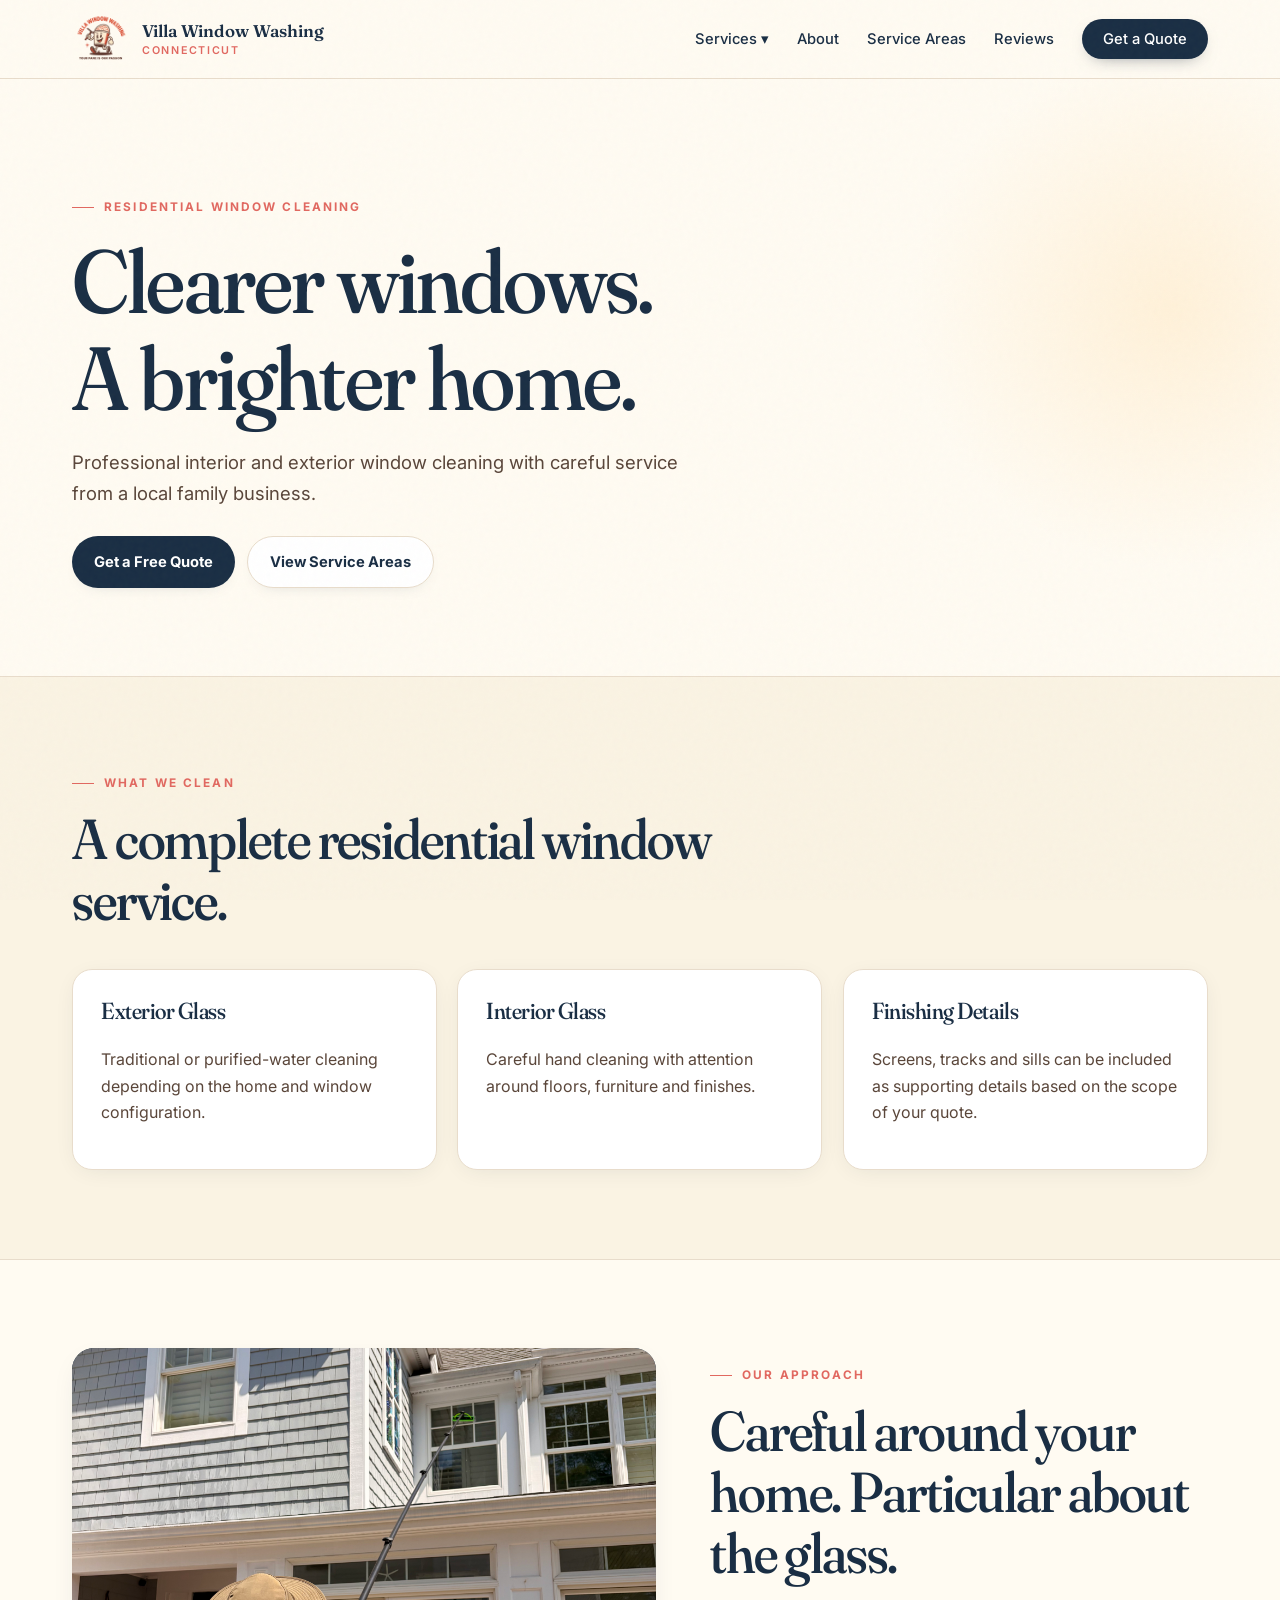
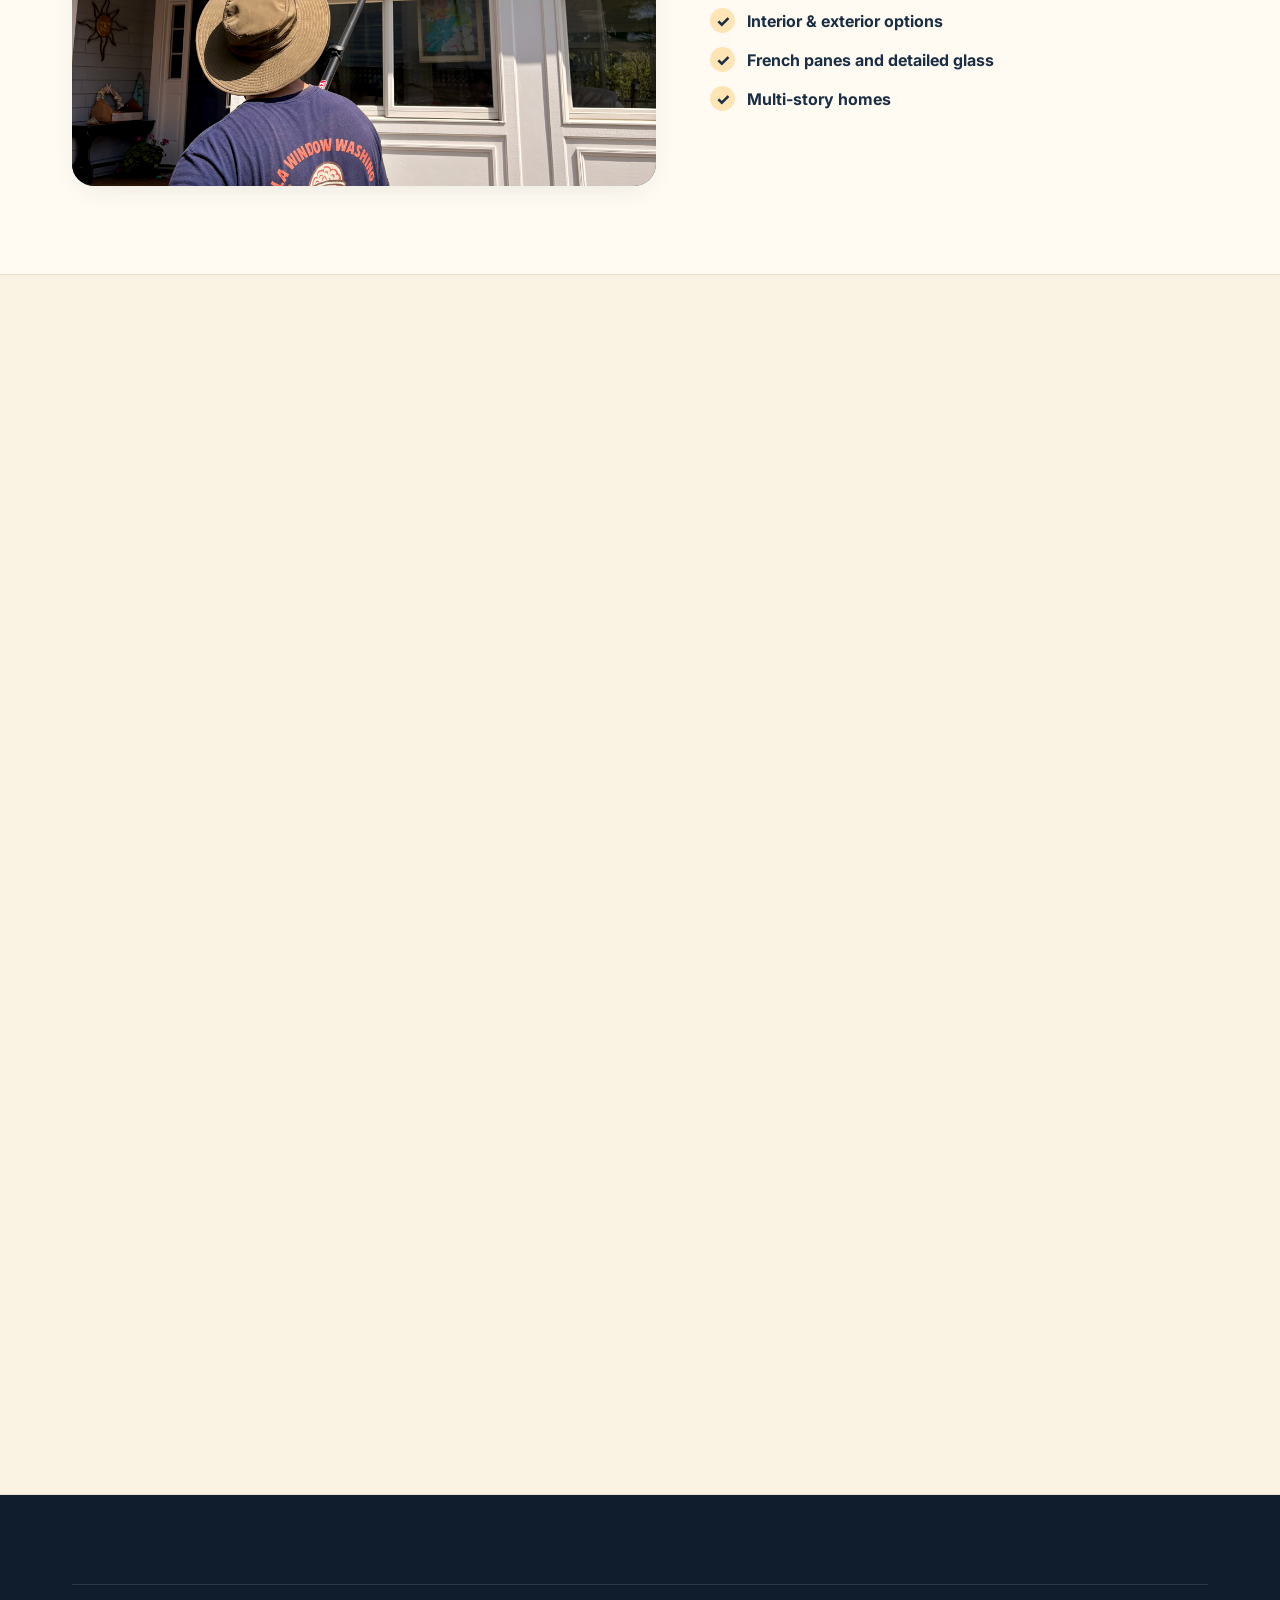
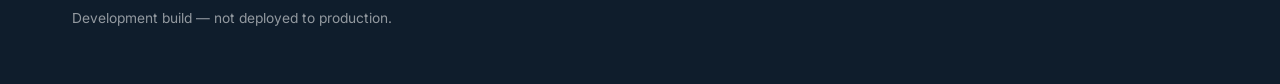
<file: services/residential-window-cleaning.html>
<!doctype html><html lang="en"><head><meta charset="utf-8"><meta name="viewport" content="width=device-width,initial-scale=1"><meta name="robots" content="noindex,nofollow"><title>Residential Window Cleaning in Connecticut | Villa Window Washing</title><meta name="description" content="Professional interior and exterior residential window cleaning from a local family-owned Connecticut company."><link rel="preconnect" href="https://fonts.googleapis.com"><link rel="preconnect" href="https://fonts.gstatic.com" crossorigin><link href="https://fonts.googleapis.com/css2?family=Fraunces:opsz,wght@9..144,300..700&family=Inter:wght@400;500;600;700&display=swap" rel="stylesheet"><link rel="stylesheet" href="../css/styles.css"></head><body><header><div class="wrap nav-shell"><a class="brand" href="../index.html"><img src="../images/brand/bucket3.png" alt="Villa Window Washing logo"><div class="brand-copy">Villa Window Washing<span>Connecticut</span></div></a><nav class="desktop-nav"><div class="dropdown"><button class="dropbtn">Services ▾</button><div class="dropdown-menu"><a href="residential-window-cleaning.html">Residential Window Cleaning</a><a href="commercial-window-cleaning.html">Commercial Window Cleaning</a><a href="solar-panel-cleaning.html">Solar Panel Cleaning</a></div></div><a href="../about.html">About</a><a href="../service-areas.html">Service Areas</a><a href="../reviews.html">Reviews</a><a class="nav-cta" href="../quote.html">Get a Quote</a></nav><button class="menu-toggle" aria-expanded="false">☰</button></div><div class="mobile-menu"><a href="residential-window-cleaning.html">Residential Window Cleaning</a><a href="commercial-window-cleaning.html">Commercial Window Cleaning</a><a href="solar-panel-cleaning.html">Solar Panel Cleaning</a><a href="../about.html">About</a><a href="../service-areas.html">Service Areas</a><a href="../reviews.html">Reviews</a><a href="../quote.html">Get a Quote</a></div></header><main><section class="hero"><div class="wrap"><span class="eyebrow">Residential Window Cleaning</span><h1>Clearer windows.<br>A brighter home.</h1><p>Professional interior and exterior window cleaning with careful service from a local family business.</p><div class="hero-actions"><a class="btn btn-primary" href="../quote.html">Get a Free Quote</a><a class="btn btn-secondary" href="../service-areas.html">View Service Areas</a></div></div></section><section class="alt"><div class="wrap"><div class="section-head"><span class="eyebrow">What we clean</span><h2>A complete residential window service.</h2></div><div class="grid-3"><article class="card"><h3>Exterior Glass</h3><p>Traditional or purified-water cleaning depending on the home and window configuration.</p></article><article class="card"><h3>Interior Glass</h3><p>Careful hand cleaning with attention around floors, furniture and finishes.</p></article><article class="card"><h3>Finishing Details</h3><p>Screens, tracks and sills can be included as supporting details based on the scope of your quote.</p></article></div></div></section><section><div class="wrap split work-split"><div class="photo-card work-photo"><img src="../images/cleaning/Waterfed_Cleaning3.jpeg" alt="Residential water-fed window cleaning in progress"></div><div><span class="eyebrow">Our approach</span><h2>Careful around your home. Particular about the glass.</h2><div class="checks"><div class="check"><div><b>Interior & exterior options</b></div></div><div class="check"><div><b>French panes and detailed glass</b></div></div><div class="check"><div><b>Multi-story homes</b></div></div><div class="check"><div><b>Seasonal or recurring service</b></div></div></div></div></div></section><section class="alt"><div class="wrap"><div class="section-head"><span class="eyebrow">Window Cleaning</span><h2>See the process in action.</h2><p>Real residential work using purified-water equipment and careful exterior cleaning techniques.</p></div><div class="process-grid"><img src="../images/cleaning/Waterfed_Cleaning.jpeg" alt="Residential water-fed window cleaning"><img src="../images/cleaning/Waterfed_Cleaning2.jpeg" alt="Water-fed pole cleaning residential windows"><img src="../images/cleaning/Waterfed_Exterior.jpeg" alt="Exterior residential window cleaning"><img src="../images/cleaning/Hose.jpg" alt="Purified-water cleaning equipment"><img src="../images/cleaning/Screen.jpg" alt="Window screen cleaning detail"><img src="../images/cleaning/before.jpg" alt="Window before cleaning"><img src="../images/cleaning/after.jpg" alt="Window after cleaning"></div></div></section></main><footer><div class="wrap"><div class="footer-bottom">Development build — not deployed to production.</div></div></footer><script src="../js/main.js"></script></body></html>
</file>
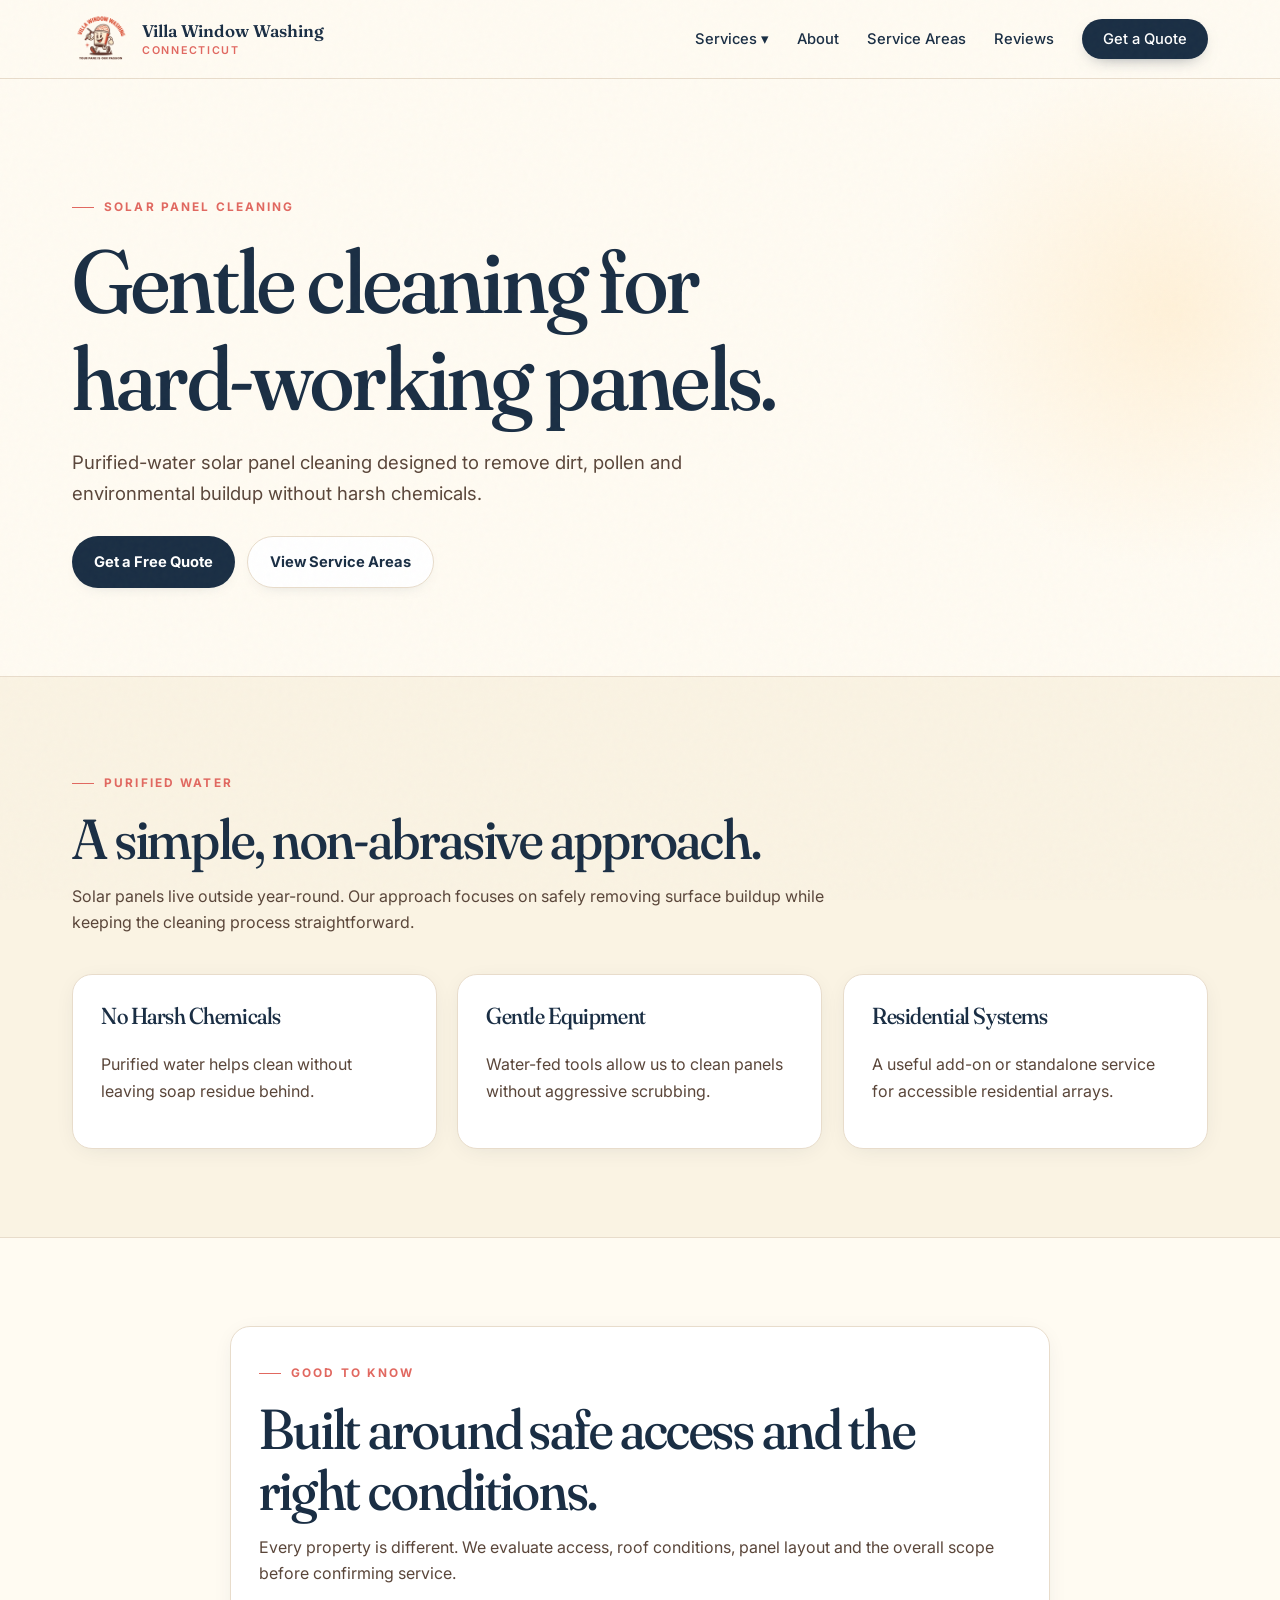
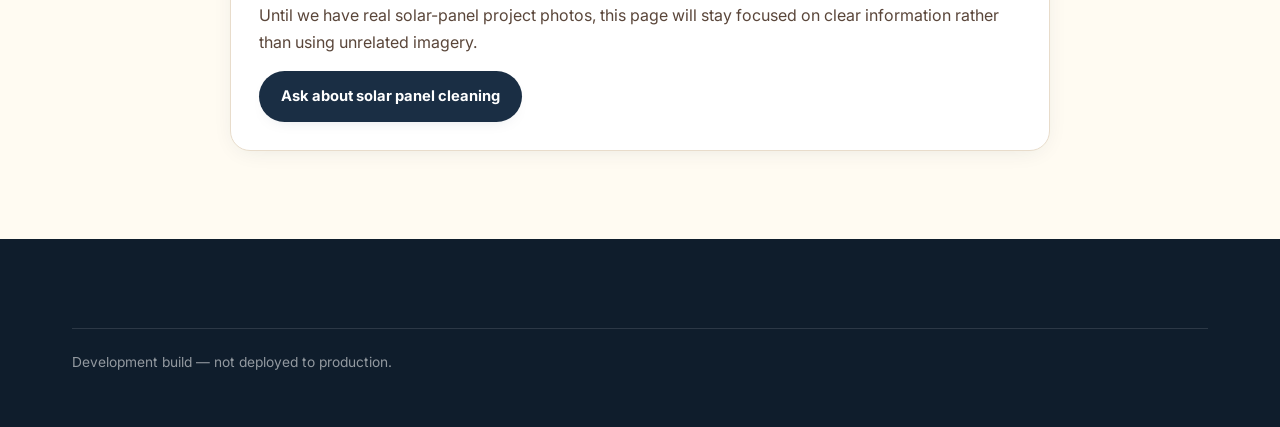
<file: services/solar-panel-cleaning.html>
<!doctype html><html lang="en"><head><meta charset="utf-8"><meta name="viewport" content="width=device-width,initial-scale=1"><meta name="robots" content="noindex,nofollow"><title>Solar Panel Cleaning in Connecticut | Villa Window Washing</title><meta name="description" content="Purified-water solar panel cleaning designed to remove dirt, pollen and environmental buildup without harsh chemicals."><link rel="preconnect" href="https://fonts.googleapis.com"><link rel="preconnect" href="https://fonts.gstatic.com" crossorigin><link href="https://fonts.googleapis.com/css2?family=Fraunces:opsz,wght@9..144,300..700&family=Inter:wght@400;500;600;700&display=swap" rel="stylesheet"><link rel="stylesheet" href="../css/styles.css"></head><body><header><div class="wrap nav-shell"><a class="brand" href="../index.html"><img src="../images/brand/bucket3.png" alt="Villa Window Washing logo"><div class="brand-copy">Villa Window Washing<span>Connecticut</span></div></a><nav class="desktop-nav"><div class="dropdown"><button class="dropbtn">Services ▾</button><div class="dropdown-menu"><a href="residential-window-cleaning.html">Residential Window Cleaning</a><a href="commercial-window-cleaning.html">Commercial Window Cleaning</a><a href="solar-panel-cleaning.html">Solar Panel Cleaning</a></div></div><a href="../about.html">About</a><a href="../service-areas.html">Service Areas</a><a href="../reviews.html">Reviews</a><a class="nav-cta" href="../quote.html">Get a Quote</a></nav><button class="menu-toggle" aria-expanded="false">☰</button></div><div class="mobile-menu"><a href="residential-window-cleaning.html">Residential Window Cleaning</a><a href="commercial-window-cleaning.html">Commercial Window Cleaning</a><a href="solar-panel-cleaning.html">Solar Panel Cleaning</a><a href="../about.html">About</a><a href="../service-areas.html">Service Areas</a><a href="../reviews.html">Reviews</a><a href="../quote.html">Get a Quote</a></div></header><main><section class="hero"><div class="wrap"><span class="eyebrow">Solar Panel Cleaning</span><h1>Gentle cleaning for<br>hard-working panels.</h1><p>Purified-water solar panel cleaning designed to remove dirt, pollen and environmental buildup without harsh chemicals.</p><div class="hero-actions"><a class="btn btn-primary" href="../quote.html">Get a Free Quote</a><a class="btn btn-secondary" href="../service-areas.html">View Service Areas</a></div></div></section><section class="alt"><div class="wrap"><div class="section-head"><span class="eyebrow">Purified water</span><h2>A simple, non-abrasive approach.</h2><p>Solar panels live outside year-round. Our approach focuses on safely removing surface buildup while keeping the cleaning process straightforward.</p></div><div class="grid-3"><article class="card"><h3>No Harsh Chemicals</h3><p>Purified water helps clean without leaving soap residue behind.</p></article><article class="card"><h3>Gentle Equipment</h3><p>Water-fed tools allow us to clean panels without aggressive scrubbing.</p></article><article class="card"><h3>Residential Systems</h3><p>A useful add-on or standalone service for accessible residential arrays.</p></article></div></div></section><section><div class="wrap"><div class="card" style="max-width:820px;margin:0 auto;"><span class="eyebrow">Good to know</span><h2>Built around safe access and the right conditions.</h2><p>Every property is different. We evaluate access, roof conditions, panel layout and the overall scope before confirming service.</p><p>Until we have real solar-panel project photos, this page will stay focused on clear information rather than using unrelated imagery.</p><a class="btn btn-primary" href="../quote.html">Ask about solar panel cleaning</a></div></div></section></main><footer><div class="wrap"><div class="footer-bottom">Development build — not deployed to production.</div></div></footer><script src="../js/main.js"></script></body></html>
</file>
<file: css/styles.css>
:root {
  --coral:#e16860; --coral-deep:#c9554d; --coral-soft:#f5b5af;
  --peach:#ffe4b5; --peach-soft:#fff1d9; --cream:#fffbf2; --cream-warm:#faf3e3;
  --navy:#1a2e44; --navy-deep:#0f1d2c; --navy-soft:#2a4866;
  --ink:#2c1f17; --ink-soft:#5a463a; --line:#e8dccb;
  --radius-sm:6px; --radius:12px; --radius-lg:20px;
  --shadow-soft:0 8px 30px -12px rgba(26,46,68,.15);
  --shadow-hover:0 20px 40px -15px rgba(26,46,68,.25);
  --shadow-card:0 4px 24px -8px rgba(26,46,68,.12);
  --max-w:1200px;
}
*{box-sizing:border-box}
html{scroll-behavior:smooth}
body{margin:0;font-family:Inter,sans-serif;background:var(--cream);color:var(--ink);line-height:1.65;-webkit-font-smoothing:antialiased;overflow-x:hidden}
body::before{content:"";position:fixed;inset:0;pointer-events:none;z-index:9999;opacity:.025;background-image:url("data:image/svg+xml,%3Csvg viewBox='0 0 200 200' xmlns='http://www.w3.org/2000/svg'%3E%3Cfilter id='n'%3E%3CfeTurbulence type='fractalNoise' baseFrequency='0.9' numOctaves='3'/%3E%3C/filter%3E%3Crect width='100%25' height='100%25' filter='url(%23n)'/%3E%3C/svg%3E")}
a{color:inherit} img{max-width:100%;display:block}
h1,h2,h3,h4{font-family:Fraunces,serif;color:var(--navy);font-weight:500;line-height:1.08;letter-spacing:-.02em;margin-top:0;font-variation-settings:"SOFT" 50,"opsz" 144}
h1{font-size:clamp(3rem,7vw,6.4rem);max-width:900px;margin-bottom:1.25rem} h2{font-size:clamp(2.2rem,4.4vw,4rem);margin-bottom:.8rem} h3{font-size:1.45rem} p{color:var(--ink-soft);margin:0 0 1rem}.wrap{max-width:var(--max-w);margin:auto;padding:0 32px}.eyebrow{display:inline-flex;align-items:center;gap:10px;color:var(--coral);font-weight:700;text-transform:uppercase;font-size:.74rem;letter-spacing:.18em;margin-bottom:1rem}.eyebrow:before{content:"";width:22px;height:1px;background:var(--coral)}
header{position:sticky;top:0;z-index:1000;background:rgba(255,251,242,.92);backdrop-filter:blur(12px);-webkit-backdrop-filter:blur(12px);border-bottom:1px solid var(--line);transition:box-shadow .3s ease,background .3s ease}.nav-shell{height:78px;display:flex;align-items:center;justify-content:space-between;gap:24px}.brand{text-decoration:none;display:flex;align-items:center;gap:12px}.brand img{width:58px;height:58px;object-fit:contain;transition:transform .3s ease}.brand:hover img{transform:rotate(-2deg) scale(1.04)}.brand-copy{font-family:Fraunces,serif;font-size:1.06rem;font-weight:600;color:var(--navy);line-height:1.05}.brand-copy span{display:block;font-family:Inter,sans-serif;color:var(--coral);font-size:.67rem;text-transform:uppercase;letter-spacing:.16em;margin-top:5px}.desktop-nav{display:flex;align-items:center;gap:28px}.desktop-nav>a,.dropbtn{border:0;background:none;text-decoration:none;color:var(--navy);font:500 .92rem Inter,sans-serif;cursor:pointer;padding:28px 0;position:relative;transition:color .2s ease}.desktop-nav>a:not(.nav-cta)::after,.dropbtn::after{content:"";position:absolute;left:0;bottom:20px;width:0;height:1.5px;background:var(--coral);transition:width .3s ease}.desktop-nav>a:not(.nav-cta):hover::after,.dropbtn:hover::after{width:100%}.desktop-nav>a:not(.nav-cta):hover,.dropbtn:hover{color:var(--coral)}.nav-cta{background:var(--navy)!important;color:#fff!important;padding:11px 21px!important;border-radius:999px;text-decoration:none;transition:all .2s ease!important;box-shadow:0 6px 18px -10px rgba(15,29,44,.6)}.nav-cta:hover{background:var(--coral)!important;transform:translateY(-1px);box-shadow:0 12px 24px -12px rgba(26,46,68,.5)}.dropdown{position:relative}.dropdown-menu{display:block;visibility:hidden;opacity:0;transform:translateY(8px);pointer-events:none;position:absolute;top:67px;left:-18px;width:300px;background:#fff;border:1px solid var(--line);border-radius:16px;padding:10px;box-shadow:var(--shadow-hover);transition:opacity .22s ease,transform .22s ease,visibility .22s}.dropdown:hover .dropdown-menu,.dropdown:focus-within .dropdown-menu{visibility:visible;opacity:1;transform:translateY(0);pointer-events:auto}.dropdown-menu a{display:block;padding:12px 14px;border-radius:10px;text-decoration:none;color:var(--navy);font-size:.91rem;transition:background .2s ease,color .2s ease,transform .2s ease}.dropdown-menu a:hover{background:var(--peach-soft);color:var(--coral-deep);transform:translateX(3px)}.menu-toggle{display:none;border:1px solid var(--line);background:#fff;width:45px;height:45px;border-radius:50%;font-size:1.2rem;color:var(--navy);cursor:pointer;transition:transform .25s ease,background .25s ease,border-color .25s ease}.menu-toggle:hover{transform:scale(1.04);background:var(--peach-soft);border-color:var(--coral-soft)}.mobile-menu{display:block;max-height:0;opacity:0;overflow:hidden;border-top:0 solid var(--line);padding:0 32px;transform:translateY(-10px);transition:max-height .36s ease,opacity .25s ease,transform .36s ease,padding .36s ease,border-width .36s ease;background:rgba(255,251,242,.98)}.mobile-menu.open{max-height:520px;opacity:1;transform:translateY(0);border-top-width:1px;padding:16px 32px 24px}.mobile-menu a{display:block;padding:11px 0;text-decoration:none;color:var(--navy);font-weight:600;transition:color .2s ease,transform .2s ease}.mobile-menu a:hover{color:var(--coral);transform:translateX(4px)}.mobile-menu .sub{padding-left:18px;font-weight:500;color:var(--ink-soft)}
.hero{padding:110px 0 88px;position:relative;overflow:hidden}.hero:after{content:"";position:absolute;width:520px;height:520px;border-radius:50%;background:radial-gradient(circle at center,var(--peach-soft),transparent 70%);right:-150px;top:-30px;z-index:-1;animation:heroGlow 9s ease-in-out infinite alternate}.hero p{font-size:1.16rem;max-width:650px}.hero-actions{display:flex;gap:12px;flex-wrap:wrap;margin-top:28px}.btn{display:inline-flex;align-items:center;justify-content:center;padding:13px 22px;border-radius:999px;text-decoration:none;font-weight:700;font-size:.92rem;transition:all .2s ease;box-shadow:0 6px 18px -14px rgba(26,46,68,.35)}.btn:hover{transform:translateY(-2px);box-shadow:0 14px 28px -16px rgba(26,46,68,.45)}.btn-primary{background:var(--navy);color:white}.btn-primary:hover{background:var(--coral)}.btn-secondary{border:1px solid var(--line);background:#fff;color:var(--navy)}.btn-secondary:hover{border-color:var(--coral-soft);color:var(--coral-deep)}
section{padding:88px 0}.alt{background:var(--cream-warm);border-top:1px solid var(--line);border-bottom:1px solid var(--line)}.section-head{max-width:760px;margin-bottom:38px}.grid-3{display:grid;grid-template-columns:repeat(3,1fr);gap:20px}.grid-2{display:grid;grid-template-columns:repeat(2,1fr);gap:24px}.card{background:#fff;border:1px solid var(--line);border-radius:var(--radius-lg);padding:28px;box-shadow:var(--shadow-card);transition:transform .3s ease,box-shadow .3s ease,border-color .3s ease}.card:hover{transform:translateY(-6px);box-shadow:var(--shadow-hover);border-color:rgba(225,104,96,.28)}.card-number{font:600 .77rem Inter,sans-serif;color:var(--coral);letter-spacing:.14em}.service-link{display:inline-block;margin-top:8px;color:var(--coral-deep);font-weight:700;text-decoration:none;transition:transform .2s ease,color .2s ease}.service-link:hover{transform:translateX(4px);color:var(--navy)}.photo-card{overflow:hidden;border-radius:22px;min-height:420px;background:linear-gradient(135deg,var(--navy),var(--navy-soft));position:relative;box-shadow:var(--shadow-soft);transition:transform .35s ease,box-shadow .35s ease}.photo-card:hover{transform:translateY(-4px);box-shadow:var(--shadow-hover)}.photo-card img{width:100%;height:100%;object-fit:cover;position:absolute;transition:transform .6s cubic-bezier(.2,.7,.2,1)}.photo-card:hover img{transform:scale(1.035)}.photo-card.family-photo{aspect-ratio:4/5;min-height:0;max-height:560px;justify-self:end;width:min(100%,470px);transform:translateY(18px)}.photo-card.family-photo:hover{transform:translateY(12px)}.photo-card.family-photo img{object-position:center}.photo-card.work-photo{aspect-ratio:4/3;min-height:0}.photo-card.owner-photo{aspect-ratio:4/5;min-height:0;max-height:540px;justify-self:end;width:min(100%,455px)}.split{display:grid;grid-template-columns:1.05fr .95fr;gap:54px;align-items:center}.split.work-split{grid-template-columns:1.08fr .92fr}.checks{display:grid;gap:13px;margin:24px 0}.check{display:flex;gap:12px}.check b{color:var(--navy)}.check:before{content:"✓";display:grid;place-items:center;width:25px;height:25px;min-width:25px;border-radius:50%;background:var(--peach);color:var(--navy);font-weight:800;transition:transform .25s ease,background .25s ease}.check:hover:before{transform:scale(1.08);background:var(--coral-soft)}.cta-band{background:var(--navy);border-radius:28px;padding:52px;color:white;display:flex;align-items:center;justify-content:space-between;gap:30px;position:relative;overflow:hidden;box-shadow:var(--shadow-soft)}.cta-band:after{content:"";position:absolute;width:280px;height:280px;border-radius:50%;right:-100px;top:-120px;background:rgba(255,255,255,.055)}.cta-band>*{position:relative;z-index:1}.cta-band h2,.cta-band p{color:white}.cta-band p{opacity:.82;max-width:620px}.cta-band .btn{background:white;color:var(--navy)}.cta-band .btn:hover{background:var(--peach-soft);color:var(--navy)}
.quote-form{display:grid;grid-template-columns:1fr 1fr;gap:18px}.field{display:flex;flex-direction:column;gap:7px}.field.full{grid-column:1/-1}.field label{font-weight:700;color:var(--navy);font-size:.88rem}.field input,.field select,.field textarea{font:inherit;padding:14px;border:1px solid var(--line);border-radius:12px;background:white;color:var(--ink);transition:border-color .2s ease,box-shadow .2s ease,transform .2s ease}.field input:focus,.field select:focus,.field textarea:focus{outline:none;border-color:var(--coral);box-shadow:0 0 0 4px rgba(225,104,96,.11);transform:translateY(-1px)}.field textarea{min-height:135px;resize:vertical}
.process-grid,.gallery-browse{display:grid;grid-template-columns:repeat(3,1fr);gap:18px}.process-grid img,.gallery-browse img{width:100%;aspect-ratio:4/3;object-fit:cover;border-radius:16px;border:1px solid var(--line);box-shadow:var(--shadow-card);transition:transform .35s ease,box-shadow .35s ease,filter .35s ease}.process-grid img:hover,.gallery-browse img:hover{transform:translateY(-4px);box-shadow:var(--shadow-hover);filter:saturate(1.04)}
.gallery-feature{margin-top:34px}.gallery-slider-shell{position:relative;border-radius:28px;overflow:hidden;background:var(--navy-deep);box-shadow:var(--shadow-hover);border:1px solid rgba(26,46,68,.08)}.gallery-slider-viewport{overflow:hidden}.gallery-slider-track{display:flex;transition:transform .85s cubic-bezier(.22,.61,.36,1);will-change:transform}.gallery-slide{min-width:100%;position:relative;aspect-ratio:16/9;background:var(--navy-deep)}.gallery-slide img{width:100%;height:100%;object-fit:cover}.gallery-slide:after{content:"";position:absolute;inset:auto 0 0;height:34%;background:linear-gradient(to top,rgba(15,29,44,.5),transparent);pointer-events:none}.gallery-slider-btn{position:absolute;top:50%;transform:translateY(-50%);z-index:3;width:46px;height:46px;border-radius:50%;border:1px solid rgba(255,255,255,.4);background:rgba(15,29,44,.56);backdrop-filter:blur(8px);color:#fff;font-size:1.35rem;display:grid;place-items:center;cursor:pointer;transition:background .2s ease,transform .2s ease,border-color .2s ease}.gallery-slider-btn:hover{background:rgba(225,104,96,.9);border-color:transparent;transform:translateY(-50%) scale(1.05)}.gallery-slider-btn.prev{left:18px}.gallery-slider-btn.next{right:18px}.gallery-slider-controls{display:flex;align-items:center;justify-content:center;gap:8px;margin-top:18px}.gallery-dot{width:8px;height:8px;border:0;border-radius:50%;padding:0;background:var(--line);cursor:pointer;transition:width .25s ease,background .25s ease,border-radius .25s ease}.gallery-dot.active{width:28px;border-radius:999px;background:var(--coral)}.gallery-browse{margin-top:26px}.gallery-browse img{cursor:default}.gallery-grid{columns:3 280px;column-gap:18px}.gallery-grid img{width:100%;border-radius:16px;margin-bottom:18px;break-inside:avoid;border:1px solid var(--line);box-shadow:var(--shadow-card);transition:transform .35s ease,box-shadow .35s ease,filter .35s ease}.gallery-grid img:hover{transform:translateY(-4px) scale(1.01);box-shadow:var(--shadow-hover);filter:saturate(1.04)}.review{font-family:Fraunces,serif;font-size:1.25rem;color:var(--navy)}.cities{display:flex;flex-wrap:wrap;gap:10px}.pill{border:1px solid var(--line);background:#fff;border-radius:999px;padding:9px 14px;color:var(--navy);font-weight:600;font-size:.88rem;transition:transform .2s ease,border-color .2s ease,background .2s ease}.pill:hover{transform:translateY(-2px);border-color:var(--coral-soft);background:var(--peach-soft)}
footer{padding:54px 0;background:var(--navy-deep);color:white}.footer-grid{display:grid;grid-template-columns:2fr 1fr 1fr;gap:30px}.footer-grid p,.footer-grid a{color:rgba(255,255,255,.72)}.footer-grid a{text-decoration:none;display:block;margin:8px 0;transition:color .2s ease,transform .2s ease}.footer-grid a:hover{color:white;transform:translateX(3px)}.footer-grid h3{color:white}.footer-bottom{border-top:1px solid rgba(255,255,255,.12);margin-top:35px;padding-top:22px;color:rgba(255,255,255,.55);font-size:.86rem}
.reveal{opacity:0;transform:translateY(24px);transition:opacity .7s ease,transform .7s cubic-bezier(.2,.65,.3,1);will-change:opacity,transform}.reveal.reveal-left{transform:translateX(-26px)}.reveal.reveal-right{transform:translateX(26px)}.reveal.is-visible{opacity:1;transform:translate3d(0,0,0)}.reveal-delay-1{transition-delay:.08s}.reveal-delay-2{transition-delay:.16s}.reveal-delay-3{transition-delay:.24s}.reveal-delay-4{transition-delay:.32s}.header-scrolled{box-shadow:0 10px 30px -22px rgba(26,46,68,.55);background:rgba(255,251,242,.97)}
@keyframes heroGlow{from{transform:translate3d(0,0,0) scale(1)}to{transform:translate3d(-18px,16px,0) scale(1.06)}}
@media(max-width:900px){.desktop-nav{display:none}.menu-toggle{display:block}.split,.grid-3,.grid-2,.footer-grid{grid-template-columns:1fr}.split.work-split{grid-template-columns:1fr}.hero{padding:80px 0 64px}.wrap{padding:0 22px}.cta-band{align-items:flex-start;flex-direction:column}.gallery-grid{columns:2}.photo-card{min-height:330px}.photo-card.family-photo,.photo-card.owner-photo{justify-self:start;width:min(100%,520px);max-height:none;transform:none}.photo-card.family-photo:hover{transform:translateY(-4px)}.process-grid,.gallery-browse{grid-template-columns:repeat(2,1fr)}.gallery-slide{aspect-ratio:4/3}}
@media(max-width:600px){h1{font-size:clamp(2.7rem,13vw,4.3rem)}section{padding:65px 0}.gallery-grid{columns:1}.quote-form{grid-template-columns:1fr}.field.full{grid-column:auto}.brand-copy{display:none}.nav-shell{height:70px}.process-grid,.gallery-browse{grid-template-columns:1fr}.gallery-slider-btn{width:40px;height:40px}.gallery-slider-btn.prev{left:10px}.gallery-slider-btn.next{right:10px}.gallery-slide{aspect-ratio:1/1}.gallery-feature{margin-top:24px}}
@media(prefers-reduced-motion:reduce){html{scroll-behavior:auto}.hero:after{animation:none}*,*::before,*::after{transition-duration:.01ms!important;animation-duration:.01ms!important;animation-iteration-count:1!important}.reveal{opacity:1!important;transform:none!important}}
</file>
<file: css/gallery.css>
.gallery-action-feature{max-width:980px;margin:34px auto 0;background:#fff;border:1px solid var(--line);border-radius:24px;padding:18px;box-shadow:var(--shadow-soft)}
.gallery-action-feature img{display:block;width:100%;height:auto;max-height:720px;object-fit:contain;margin:0 auto;border-radius:16px;background:var(--cream-warm)}
.gallery-grid.gallery-tiles{columns:auto;display:grid;grid-template-columns:repeat(3,minmax(0,1fr));gap:20px;margin-top:28px}
.gallery-grid.gallery-tiles .gallery-tile{margin:0;background:#fff;border:1px solid var(--line);border-radius:18px;padding:10px;box-shadow:var(--shadow-card);transition:transform .3s ease,box-shadow .3s ease,border-color .3s ease;overflow:hidden}
.gallery-grid.gallery-tiles .gallery-tile:hover{transform:translateY(-4px);box-shadow:var(--shadow-hover);border-color:rgba(225,104,96,.28)}
.gallery-grid.gallery-tiles .gallery-tile img{width:100%;height:300px;object-fit:contain;object-position:center;margin:0;border:0;border-radius:12px;background:var(--cream-warm);box-shadow:none;transform:none;filter:none}
.gallery-grid.gallery-tiles .gallery-tile:hover img{transform:none;box-shadow:none;filter:none}
@media(max-width:900px){.gallery-grid.gallery-tiles{grid-template-columns:repeat(2,minmax(0,1fr))}.gallery-grid.gallery-tiles .gallery-tile img{height:280px}.gallery-action-feature{padding:14px}}
@media(max-width:600px){.gallery-grid.gallery-tiles{grid-template-columns:1fr;gap:16px}.gallery-grid.gallery-tiles .gallery-tile img{height:auto;max-height:460px}.gallery-action-feature{border-radius:18px;padding:10px}.gallery-action-feature img{border-radius:12px}}
</file>
